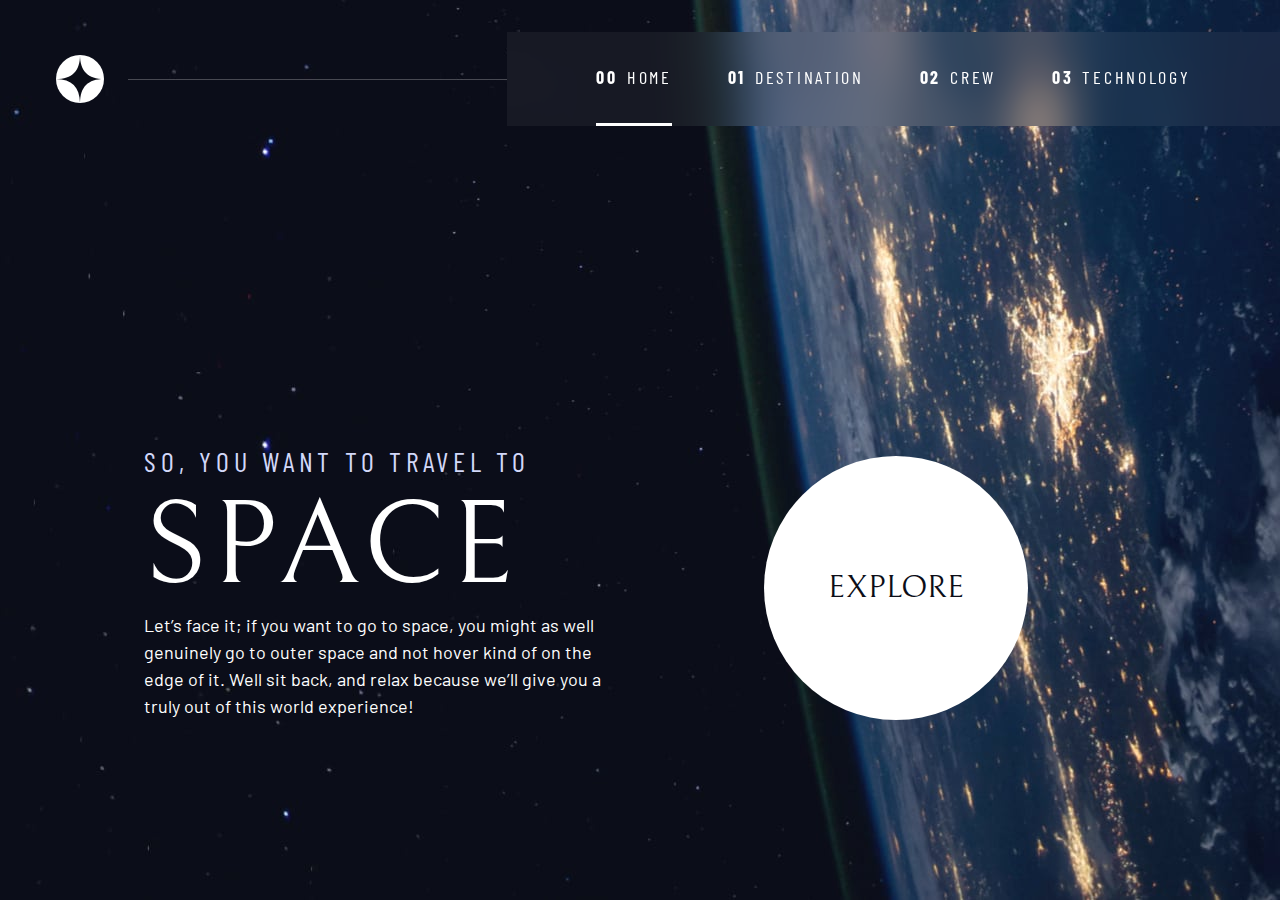
<file: index.html>
<!DOCTYPE html>
<html lang="en">
<head>
  <meta charset="UTF-8">
  <meta name="viewport" content="width=device-width, initial-scale=1.0">

  <link rel="icon" type="image/png" sizes="32x32" href="./assets/favicon-32x32.png">
  
  <title>Frontend Mentor | Space tourism website</title>

  <!-- Google Fonts -->
  <link rel="preconnect" href="https://fonts.googleapis.com">
  <link rel="preconnect" href="https://fonts.gstatic.com" crossorigin>
  <link href="https://fonts.googleapis.com/css2?family=Barlow+Condensed:wght@400;700&family=Bellefair&family=Barlow:wght@400;700&display=swap"
            rel="stylesheet">
  <!-- our custom css -->
  <link rel="stylesheet" href="index.css">
   <script src="index.js" defer></script>
</head>
<body class="home">
  <a class="skip-to-content" href="#main">Skip to content</a>
  <header class="primary-header flex">
    <div>
     <img src="./assets/shared/logo.svg" alt="space tourism logo" class="logo">
    </div>
    <button class="mobile-nav-toggle" aria-controls="primary-navigation"><span class="sr-only" aria-expanded="false">Menu</span></button>
    <nav>
      <ul id="primary-navigation" data-visible="false" class="primary-navigation underline-indicators flex">
        <li class="active"><a class="ff-sans-cond uppercase text-white letter-spacing-2" href="index.html"><span aria-hidden="true">00</span>Home</a>
        <li><a class="ff-sans-cond uppercase text-white letter-spacing-2" href="destination.html"><span aria-hidden="true">01</span>Destination</a>
        <li><a class="ff-sans-cond uppercase text-white letter-spacing-2" href="crew.html"><span aria-hidden="true">02</span>Crew</a>
        <li><a class="ff-sans-cond uppercase text-white letter-spacing-2" href="technology.html"><span aria-hidden="true">03</span>Technology</a>
      </ul>
    </nav>
  </header>
  
  <main id="main" class="grid-container grid-container--home">
    <div>
    <h1 class="text-accent fs-500 ff-sans-cond uppercase letter-spacing-1">So, you want to travel to
    <span class="d-block fs-900 ff-serif text-white">Space</span></h1>
    <p>
    Let’s face it; if you want to go to space, you might as well genuinely go to 
    outer space and not hover kind of on the edge of it. Well sit back, and relax 
    because we’ll give you a truly out of this world experience!</p>
    </div>
    <div>
    <a href="destination.html" class="large-button uppercase ff-serif text-dark bg-white">Explore
    </a>
  </div>
</main>

 
</body>
</html>
</file>
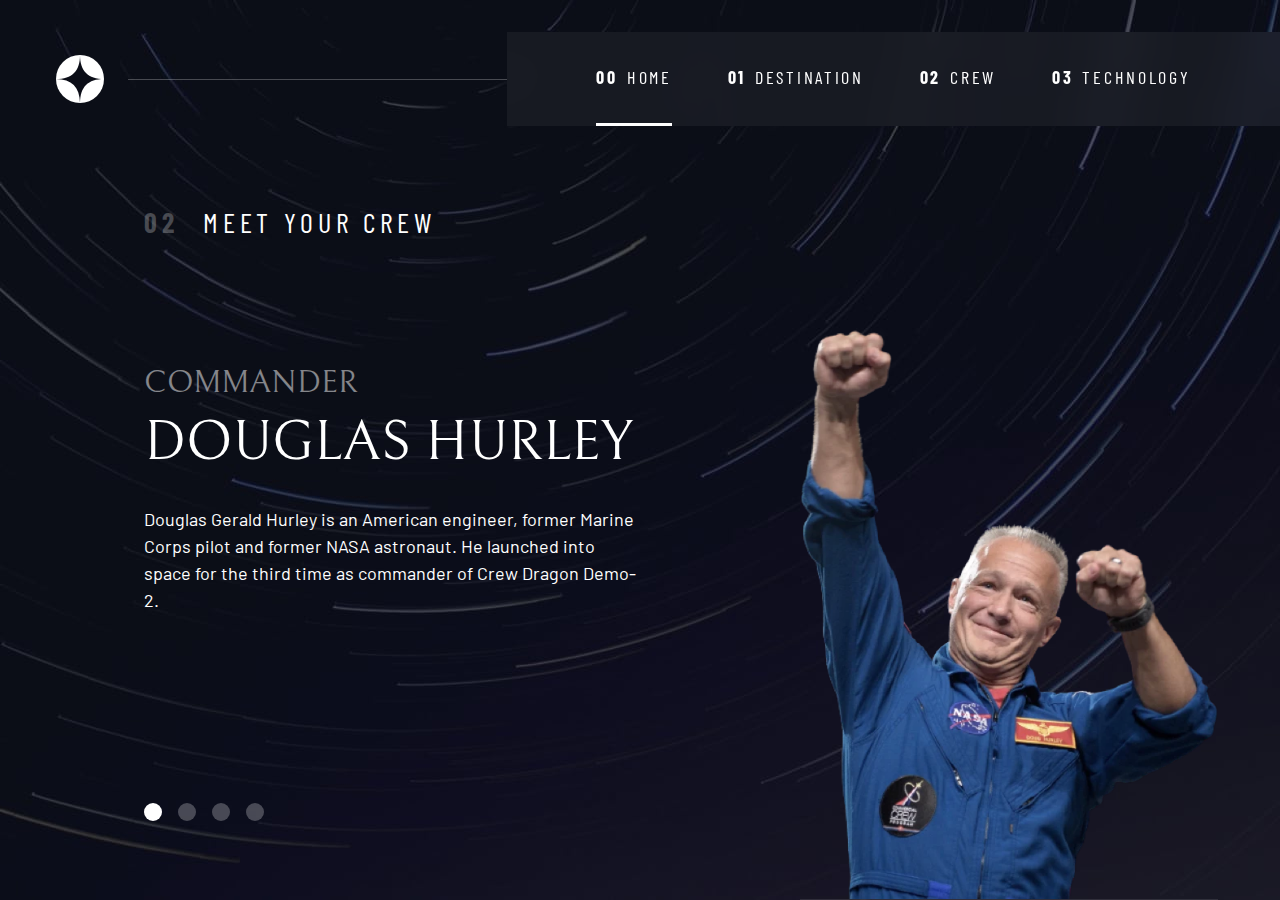
<file: crew-commander.html>
<!DOCTYPE html>
<html lang="en">
<head>
  <meta charset="UTF-8">
  <meta name="viewport" content="width=device-width, initial-scale=1.0">

  <link rel="icon" type="image/png" sizes="32x32" href="./assets/favicon-32x32.png">
  
  <title>Frontend Mentor | Space tourism website</title>

  <!-- Google Fonts -->
  <link rel="preconnect" href="https://fonts.googleapis.com">
  <link rel="preconnect" href="https://fonts.gstatic.com" crossorigin>
  <link href="https://fonts.googleapis.com/css2?family=Barlow+Condensed:wght@400;700&family=Bellefair&family=Barlow:wght@400;700&display=swap"
            rel="stylesheet">
  <!-- our custom css -->
  <link rel="stylesheet" href="index.css">
   <script src="index.js" defer></script>
</head>
<body class="crew">
  <a class="skip-to-content" href="#main">Skip to content</a>
  <header class="primary-header flex">
    <div>
      <img src="./assets/shared/logo.svg" alt="space tourism logo" class="logo">
    </div>
    <button class="mobile-nav-toggle" aria-controls="primary-navigation"><span class="sr-only" aria-expanded="false">Menu</span></button>
    <nav>
      <ul id="primary-navigation" data-visible="false" class="primary-navigation underline-indicators flex">
        <li class="active"><a class="ff-sans-cond uppercase text-white letter-spacing-2" href="index.html"><span aria-hidden="true">00</span>Home</a>
        <li><a class="ff-sans-cond uppercase text-white letter-spacing-2" href="destination.html"><span aria-hidden="true">01</span>Destination</a>
        <li><a class="ff-sans-cond uppercase text-white letter-spacing-2" href="crew.html"><span aria-hidden="true">02</span>Crew</a>
        <li><a class="ff-sans-cond uppercase text-white letter-spacing-2" href="technology.html"><span aria-hidden="true">03</span>Technology</a>
      </ul>
    </nav>
  </header>
  <main id="main" class="grid-container grid-container--crew flow">
    <h1 class="numbered-title"><span aria-hidden="true">02</span> Meet your crew</h1>
    <div class="dot-indicators flex">
      <button aria-selected="true" ><span class="sr-only">The commander</span></button>
      <button aria-selected="false" ><span class="sr-only">The mission specialist</span></button>
      <button aria-selected="false" ><span class="sr-only">The pilot</span></button>
      <button aria-selected="false" ><span class="sr-only">The crew engineer</span></button>
    </div>
    <article class="crew-details flow">
      <header class="flow flow--space-small" >
        <h2 class="fs-600 ff-serif uppercase">Commander</h2>
        <p class="fs-700 uppercase ff-serif">Douglas Hurley</p>
      </header>
      <p>Douglas Gerald Hurley is an American engineer, former Marine Corps pilot 
      and former NASA astronaut. He launched into space for the third time as 
      commander of Crew Dragon Demo-2.</p>
    </article>
    <picture>
      <source srcset="./assets/crew/image-douglas-hurley.webp"  type="image/webp">
      <img src="assets/crew/image-douglas-hurley.png" alt="Douglas Hurley">
    </picture>
</main>
</body>
</html>
</file>
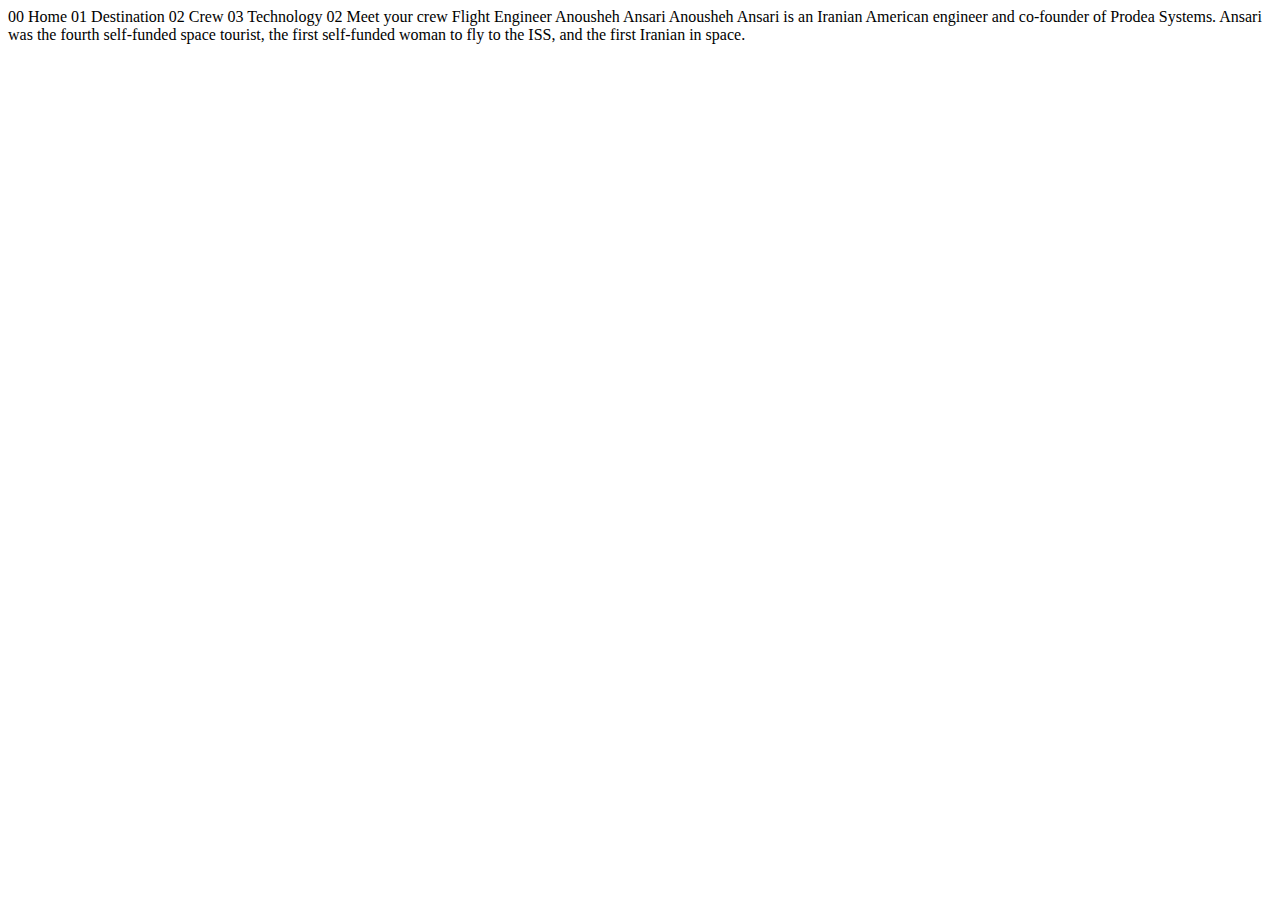
<file: crew-engineer.html>
<!DOCTYPE html>
<html lang="en">
<head>
  <meta charset="UTF-8">
  <meta name="viewport" content="width=device-width, initial-scale=1.0">

  <link rel="icon" type="image/png" sizes="32x32" href="./assets/favicon-32x32.png">
  
  <title>Frontend Mentor | Space tourism website</title>
</head>
<body>

  00 Home
  01 Destination
  02 Crew
  03 Technology

  02 Meet your crew

  Flight Engineer
  Anousheh Ansari

  Anousheh Ansari is an Iranian American engineer and co-founder of Prodea Systems. 
  Ansari was the fourth self-funded space tourist, the first self-funded woman to 
  fly to the ISS, and the first Iranian in space. 
</body>
</html>
</file>
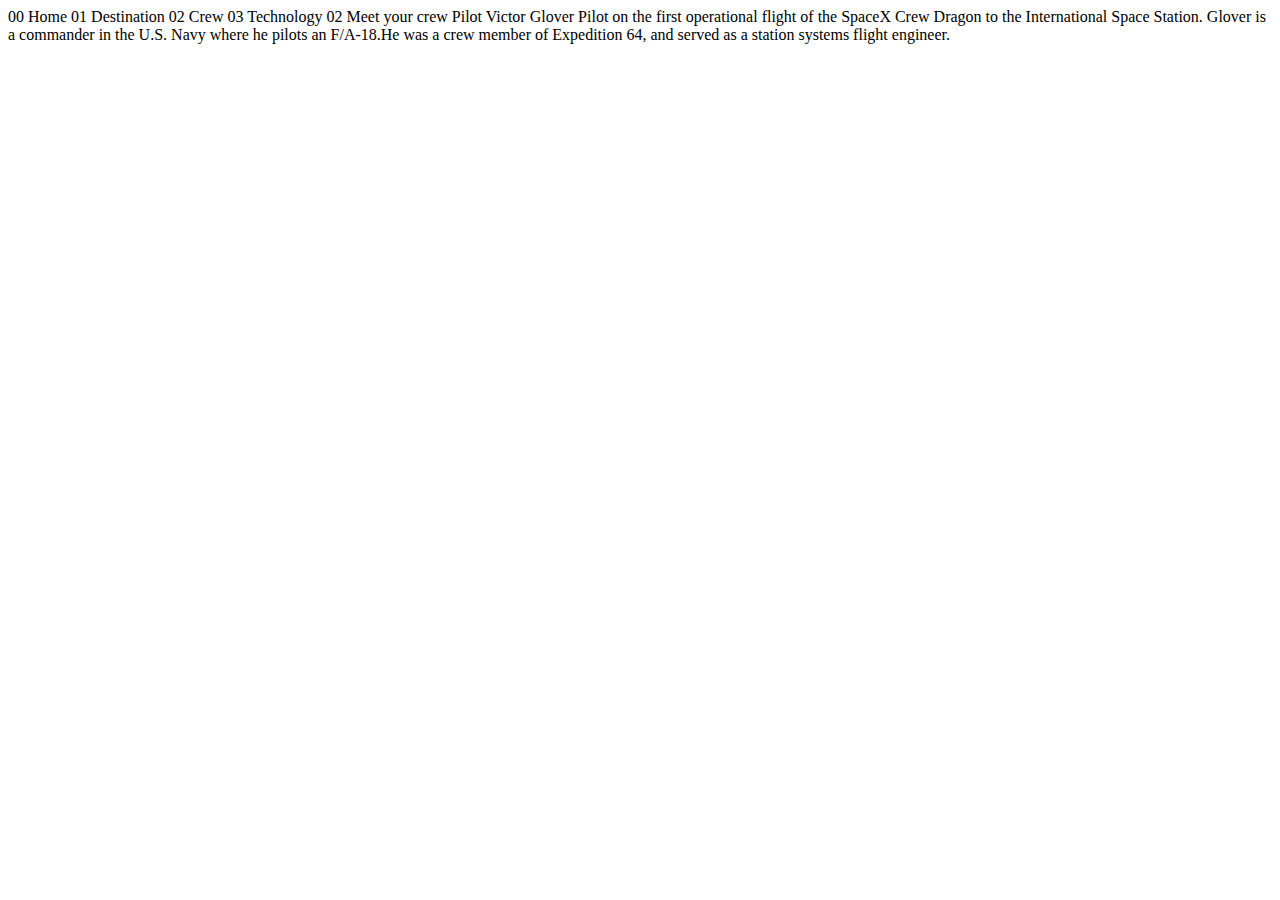
<file: crew-pilot.html>
<!DOCTYPE html>
<html lang="en">
<head>
  <meta charset="UTF-8">
  <meta name="viewport" content="width=device-width, initial-scale=1.0">

  <link rel="icon" type="image/png" sizes="32x32" href="./assets/favicon-32x32.png">
  
  <title>Frontend Mentor | Space tourism website</title>
</head>
<body>

  00 Home
  01 Destination
  02 Crew
  03 Technology

  02 Meet your crew

  Pilot
  Victor Glover

  Pilot on the first operational flight of the SpaceX Crew Dragon to the 
  International Space Station. Glover is a commander in the U.S. Navy where 
  he pilots an F/A-18.He was a crew member of Expedition 64, and served as a 
  station systems flight engineer. 
</body>
</html>
</file>
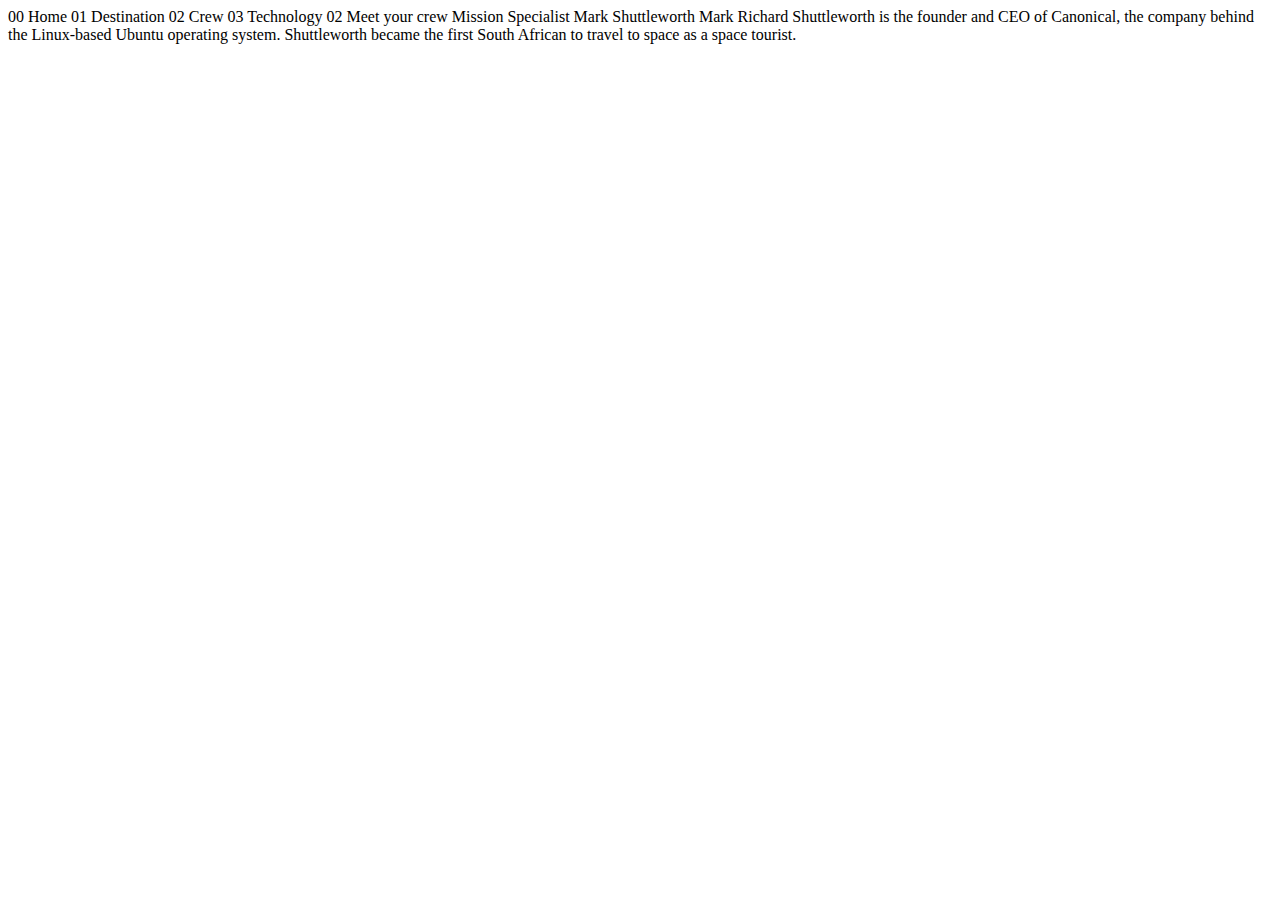
<file: crew-specialist.html>
<!DOCTYPE html>
<html lang="en">
<head>
  <meta charset="UTF-8">
  <meta name="viewport" content="width=device-width, initial-scale=1.0">

  <link rel="icon" type="image/png" sizes="32x32" href="./assets/favicon-32x32.png">
  
  <title>Frontend Mentor | Space tourism website</title>
</head>
<body>

  00 Home
  01 Destination
  02 Crew
  03 Technology

  02 Meet your crew

  Mission Specialist
  Mark Shuttleworth

  Mark Richard Shuttleworth is the founder and CEO of Canonical, the company behind 
  the Linux-based Ubuntu operating system. Shuttleworth became the first South 
  African to travel to space as a space tourist.
</body>
</html>
</file>
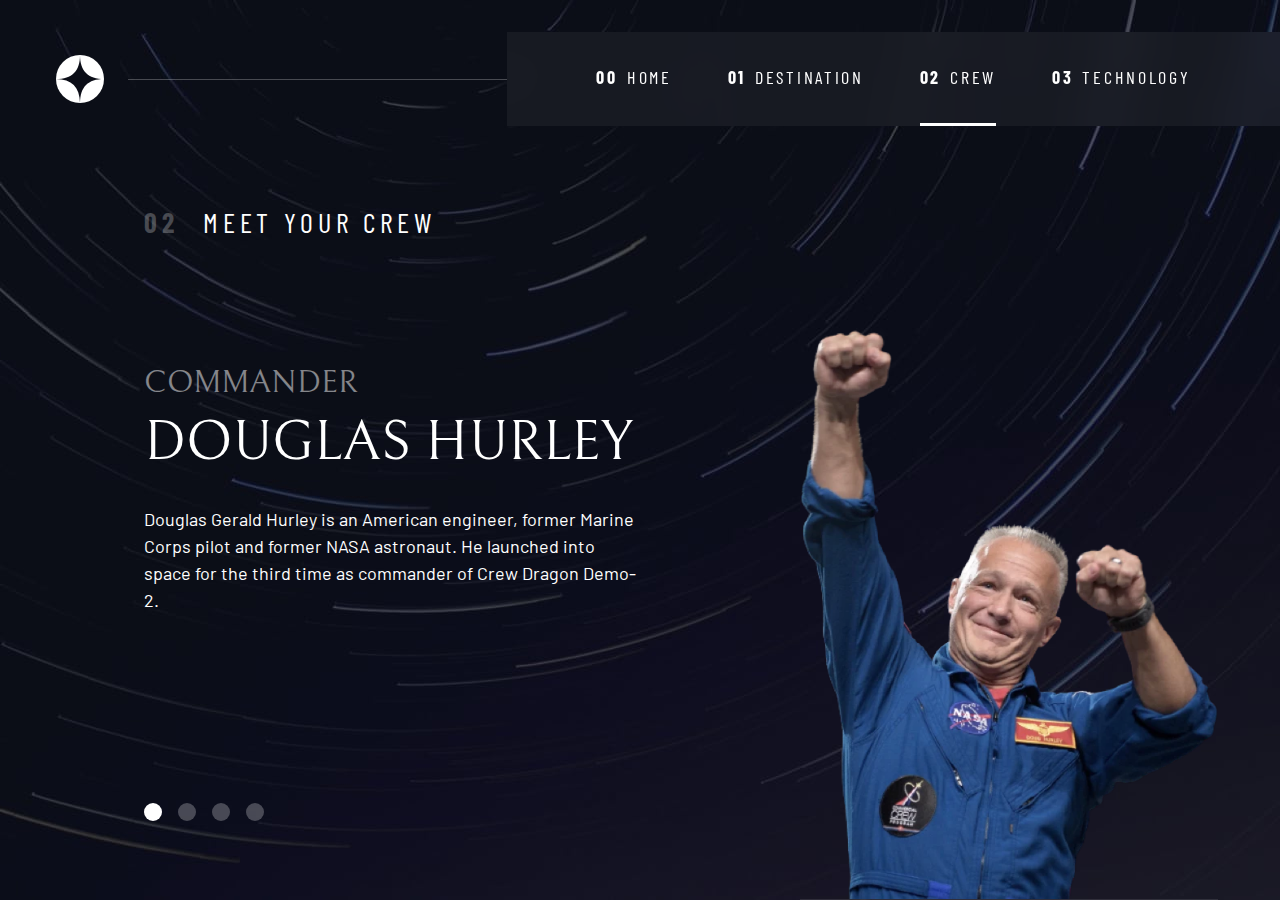
<file: crew.html>
<!DOCTYPE html>
<html lang="en">
<head>
  <meta charset="UTF-8">
  <meta name="viewport" content="width=device-width, initial-scale=1.0">

  <link rel="icon" type="image/png" sizes="32x32" href="./assets/favicon-32x32.png">
  
  <title>Frontend Mentor | Space tourism website</title>

  <!-- Google Fonts -->
  <link rel="preconnect" href="https://fonts.googleapis.com">
  <link rel="preconnect" href="https://fonts.gstatic.com" crossorigin>
  <link href="https://fonts.googleapis.com/css2?family=Barlow+Condensed:wght@400;700&family=Bellefair&family=Barlow:wght@400;700&display=swap"
            rel="stylesheet">
  <!-- our custom css -->
  <link rel="stylesheet" href="index.css">
   <script src="index.js" defer></script>
   <script src="crew.js" defer></script>
</head>
<body class="crew">
  <a class="skip-to-content" href="#main">Skip to content</a>
  <header class="primary-header flex">
    <div>
      <img src="./assets/shared/logo.svg" alt="space tourism logo" class="logo">
    </div>
    <button class="mobile-nav-toggle" aria-controls="primary-navigation"><span class="sr-only" aria-expanded="false">Menu</span></button>
    <nav>
      <ul id="primary-navigation" data-visible="false" class="primary-navigation underline-indicators flex">
        <li><a class="ff-sans-cond uppercase text-white letter-spacing-2" href="index.html"><span aria-hidden="true">00</span>Home</a>
        <li><a class="ff-sans-cond uppercase text-white letter-spacing-2" href="destination.html"><span aria-hidden="true">01</span>Destination</a>
        <li class="active"><a class="ff-sans-cond uppercase text-white letter-spacing-2" href="crew.html"><span aria-hidden="true">02</span>Crew</a>
        <li><a class="ff-sans-cond uppercase text-white letter-spacing-2" href="technology.html"><span aria-hidden="true">03</span>Technology</a>
      </ul>
    </nav>
  </header>
  <main id="main" class="grid-container grid-container--crew flow">
    <h1 class="numbered-title"><span aria-hidden="true">02</span> Meet your crew</h1>
    <div class="dot-indicators flex" role="dotlist" aria-label="crew list">
      <button aria-selected="true" role="dot" aria-controls="commander-dot" dotindex="0" data-image="commander" ><span class="sr-only">The commander</span></button>
      <button aria-selected="false" role="dot" aria-controls="specialist-dot" dotindex="-1" data-image="specialist"><span class="sr-only">The mission specialist</span></button>
      <button aria-selected="false" role="dot" aria-controls="pilot-dot" dotindex="-1" data-image="pilot"><span class="sr-only">The pilot</span></button>
      <button aria-selected="false" role="dot" aria-controls="engineer-dot" dotindex="0" data-image="engineer"><span class="sr-only">The crew engineer</span></button>
    </div>
    <!-- commander -->
    <article class="crew-details flow" id="commander-dot" tabindex="0" role="dotpanel">
      <header class="flow flow--space-small" >
        <h2 class="fs-600 ff-serif uppercase">Commander</h2>
        <p class="fs-700 uppercase ff-serif">Douglas Hurley</p>
      </header>
      <p>Douglas Gerald Hurley is an American engineer, former Marine Corps pilot 
      and former NASA astronaut. He launched into space for the third time as 
      commander of Crew Dragon Demo-2.</p>
    </article>

    <!-- mission specialist -->

<article hidden class="crew-details flow" id="specialist-dot" tabindex="0" role="dotpanel">
      <header class="flow flow--space-small" >
        <h2 class="fs-600 ff-serif uppercase">Mission Specialist</h2>
        <p class="fs-700 uppercase ff-serif">Mark Shuttleworth</p>
      </header>
      <p>Mark Richard Shuttleworth is the founder and CEO of Canonical, the company behind 
  the Linux-based Ubuntu operating system. Shuttleworth became the first South 
  African to travel to space as a space tourist.</p>
    </article>

    <!-- pilot -->

<article hidden class="crew-details flow" id="pilot-dot" tabindex="0" role="dotpanel">
      <header class="flow flow--space-small" >
        <h2 class="fs-600 ff-serif uppercase">Pilot</h2>
        <p class="fs-700 uppercase ff-serif">Victor Glover</p>
      </header>
      <p>Pilot on the first operational flight of the SpaceX Crew Dragon to the 
  International Space Station. Glover is a commander in the U.S. Navy where 
  he pilots an F/A-18.He was a crew member of Expedition 64, and served as a 
  station systems flight engineer.</p>
    </article>

    <!-- crew engineer -->

<article hidden class="crew-details flow" id="engineer-dot" tabindex="0" role="dotpanel">
      <header class="flow flow--space-small" >
        <h2 class="fs-600 ff-serif uppercase">Flight Engineer</h2>
        <p class="fs-700 uppercase ff-serif">Anousheh Ansari</p>
      </header>
      <p>Anousheh Ansari is an Iranian American engineer and co-founder of Prodea Systems. 
  Ansari was the fourth self-funded space tourist, the first self-funded woman to 
  fly to the ISS, and the first Iranian in space. </p>
    </article>

    <!-- commander -->
    <picture id="commander">
      <source srcset="./assets/crew/image-douglas-hurley.webp"  type="image/webp">
      <img src="assets/crew/image-douglas-hurley.png" alt="Douglas Hurley">
    </picture>

    <!-- crew-pilot -->

    <picture hidden id="pilot">
      <source srcset="./assets/crew/image-victor-glover.webp"  type="image/webp">
      <img src="assets/crew/image-victor-glover.png" alt="Victor Glover">
    </picture>

    <!-- crew-specialist -->

    <picture hidden id="specialist">
      <source srcset="./assets/crew/image-mark-shuttleworth.webp"  type="image/webp">
      <img src="assets/crew/image-mark-shuttleworth.png" alt="Mark Shuttleworth">
    </picture>
    <!-- crew engineer -->
    <picture hidden id="engineer">
      <source srcset="./assets/crew/image-anousheh-ansari.webp"  type="image/webp">
      <img src="assets/crew/image-anousheh-ansari.png" alt="Anousheh Ansari">
    </picture>
</main>
</body>
</html>
</file>
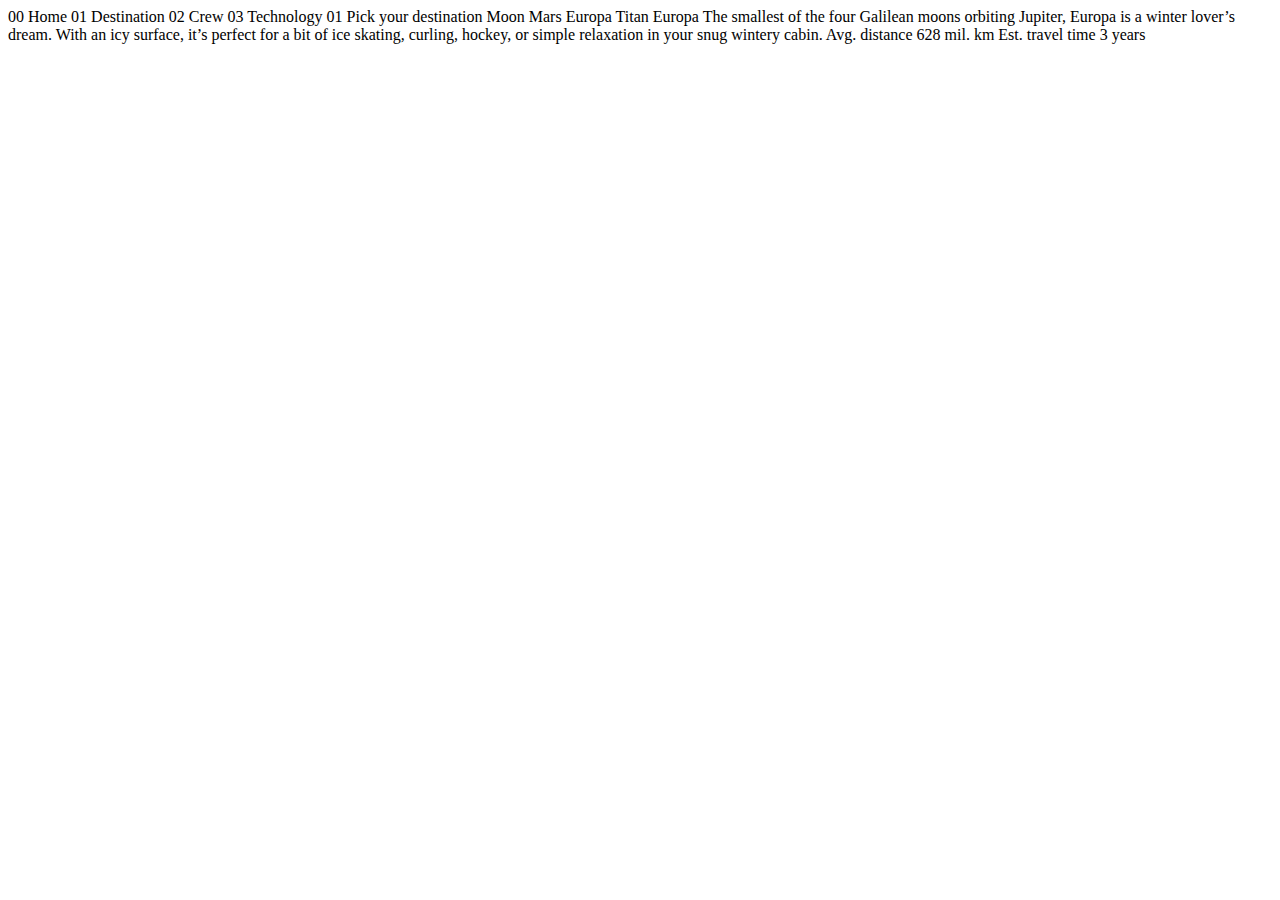
<file: destination-europa.html>
<!DOCTYPE html>
<html lang="en">
<head>
  <meta charset="UTF-8">
  <meta name="viewport" content="width=device-width, initial-scale=1.0">

  <link rel="icon" type="image/png" sizes="32x32" href="./assets/favicon-32x32.png">
  
  <title>Frontend Mentor | Space tourism website</title>
</head>
<body>

  00 Home
  01 Destination
  02 Crew
  03 Technology

  01 Pick your destination

  Moon
  Mars
  Europa
  Titan

  Europa

  The smallest of the four Galilean moons orbiting Jupiter, Europa is a 
  winter lover’s dream. With an icy surface, it’s perfect for a bit of 
  ice skating, curling, hockey, or simple relaxation in your snug 
  wintery cabin.

  Avg. distance
  628 mil. km

  Est. travel time
  3 years
</body>
</html>
</file>
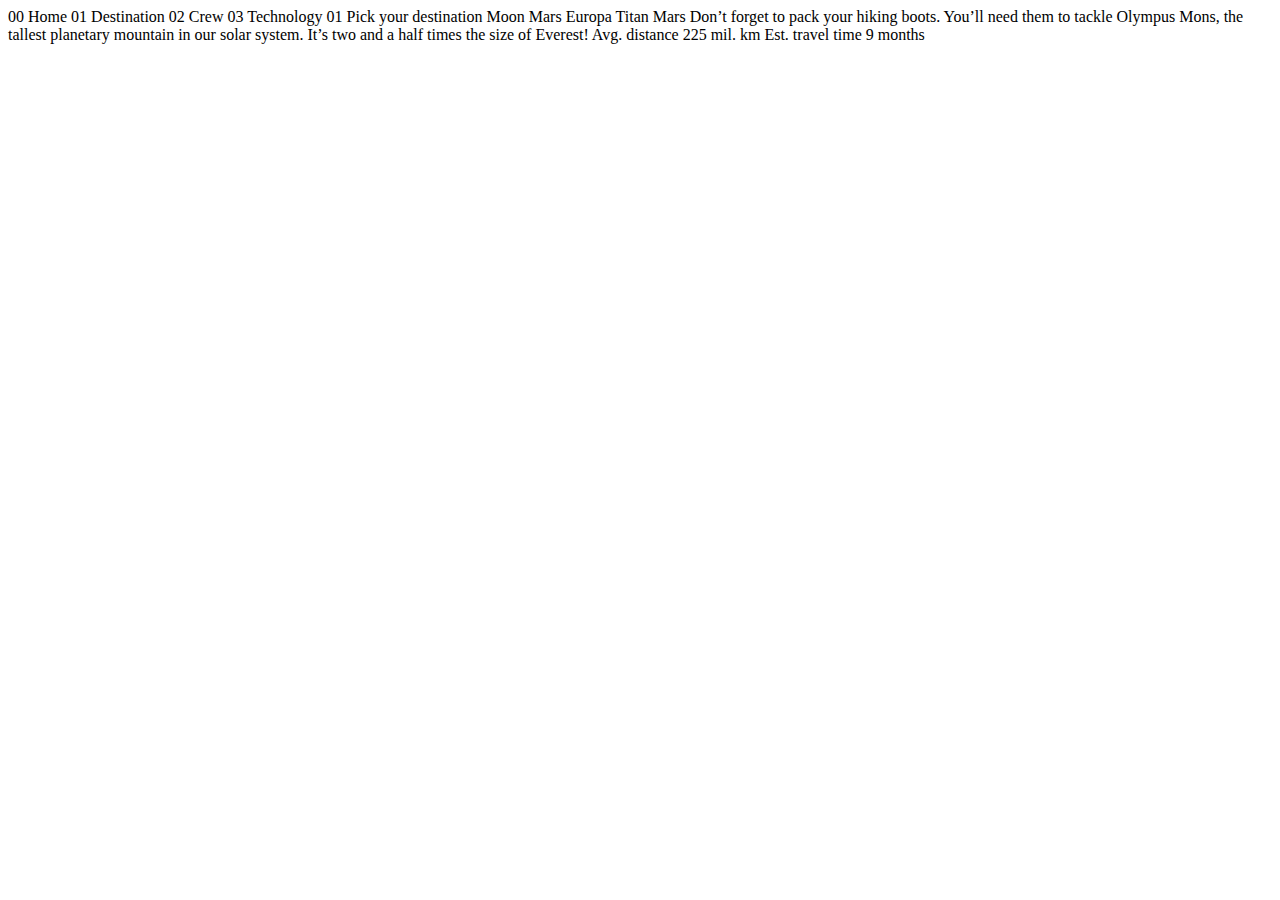
<file: destination-mars.html>
<!DOCTYPE html>
<html lang="en">
<head>
  <meta charset="UTF-8">
  <meta name="viewport" content="width=device-width, initial-scale=1.0">

  <link rel="icon" type="image/png" sizes="32x32" href="./assets/favicon-32x32.png">
  
  <title>Frontend Mentor | Space tourism website</title>
</head>
<body>

  00 Home
  01 Destination
  02 Crew
  03 Technology

  01 Pick your destination

  Moon
  Mars
  Europa
  Titan

  Mars

  Don’t forget to pack your hiking boots. You’ll need them to tackle Olympus Mons, 
  the tallest planetary mountain in our solar system. It’s two and a half times 
  the size of Everest!

  Avg. distance
  225 mil. km

  Est. travel time
  9 months
</body>
</html>
</file>
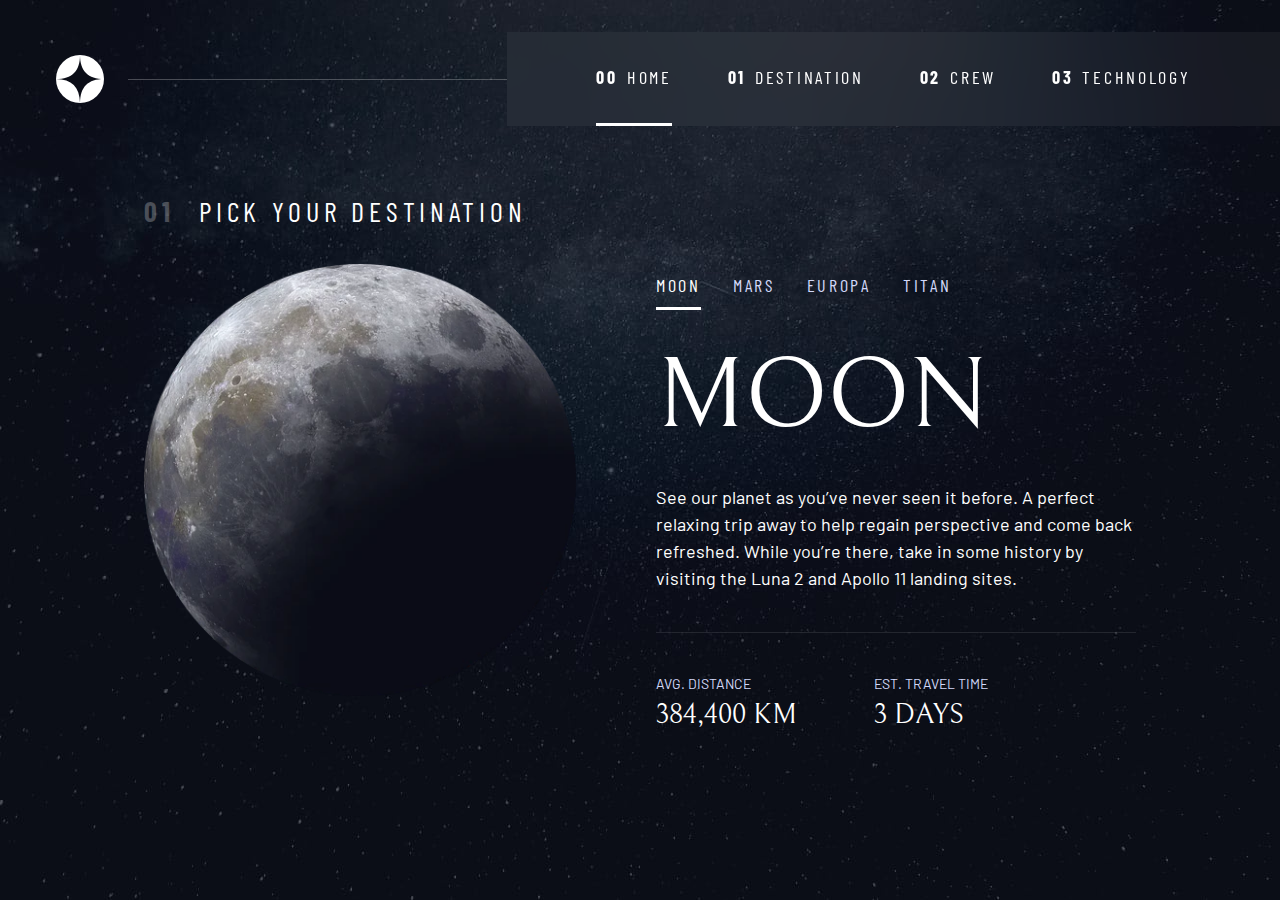
<file: destination-moon.html>
<!DOCTYPE html>
<html lang="en">
<head>
  <meta charset="UTF-8">
  <meta name="viewport" content="width=device-width, initial-scale=1.0">

  <link rel="icon" type="image/png" sizes="32x32" href="./assets/favicon-32x32.png">
  
  <title>Frontend Mentor | Space tourism website</title>

  <!-- Google Fonts -->
  <link rel="preconnect" href="https://fonts.googleapis.com">
  <link rel="preconnect" href="https://fonts.gstatic.com" crossorigin>
  <link href="https://fonts.googleapis.com/css2?family=Barlow+Condensed:wght@400;700&family=Bellefair&family=Barlow:wght@400;700&display=swap"
            rel="stylesheet">
  <!-- our custom css -->
  <link rel="stylesheet" href="index.css">
   <script src="index.js" defer></script>
</head>
<body class="destination">
  <a class="skip-to-content" href="#main">Skip to content</a>
  <header class="primary-header flex">
    <div>
      <img src="./assets/shared/logo.svg" alt="space tourism logo" class="logo">
    </div>
    <button class="mobile-nav-toggle" aria-controls="primary-navigation"><span class="sr-only" aria-expanded="false">Menu</span></button>
    <nav>
      <ul id="primary-navigation" data-visible="false" class="primary-navigation underline-indicators flex">
        <li class="active"><a class="ff-sans-cond uppercase text-white letter-spacing-2" href="index.html"><span aria-hidden="true">00</span>Home</a>
        <li><a class="ff-sans-cond uppercase text-white letter-spacing-2" href="destination.html"><span aria-hidden="true">01</span>Destination</a>
        <li><a class="ff-sans-cond uppercase text-white letter-spacing-2" href="crew.html"><span aria-hidden="true">02</span>Crew</a>
        <li><a class="ff-sans-cond uppercase text-white letter-spacing-2" href="technology.html"><span aria-hidden="true">03</span>Technology</a>
      </ul>
    </nav>
  </header>

  <main id="main" class="grid-container grid-container--destination flow">
    <h1 class="numbered-title"><span aria-hidden="true">01</span> Pick your destination</h1>

    <picture>
      <source srcset="./assets/destination/image-moon.webp"  type="image/webp">
    <img src="./assets/destination/image-moon.png" alt="the moon">
    </picture>
    <picture hidden>
      <source srcset="./assets/destination/image-mars.webp"  type="image/webp">
    <img src="./assets/destination/image-mars.png" alt="the planet mars">
    </picture>
    <picture hidden>
      <source srcset="./assets/destination/image-europa.webp"  type="image/webp">
    <img src="./assets/destination/image-europa.png" alt="the planet europa">
    </picture>
    <picture hidden>
      <source srcset="./assets/destination/image-titan.webp"  type="image/webp">
    <img src="./assets/destination/image-titan.png" alt="the planet titan">
    </picture>


    <div class="tab-list underline-indicators flex">
        <button aria-selected="true" class="uppercase ff-sans-cond text-accent bg-dark letter-spacing-2">Moon</button>
        <button aria-selected="false" class="uppercase ff-sans-cond text-accent bg-dark letter-spacing-2">Mars</button>
        <button aria-selected="false" class="uppercase ff-sans-cond text-accent bg-dark letter-spacing-2">Europa</button>
        <button aria-selected="false" class="uppercase ff-sans-cond text-accent bg-dark letter-spacing-2">Titan</button>
    </div>

    <!-- Moon -->
    
    <article class="destination-info flow">
      <h2 class="fs-800 uppercase ff-serif">Moon</h2>

      <p>See our planet as you’ve never seen it before. A perfect relaxing trip away to help 
      regain perspective and come back refreshed. While you’re there, take in some history 
      by visiting the Luna 2 and Apollo 11 landing sites.</p>
      
      <div class="destination-meta flex">
        <div>
          <h3 class="text-accent fs-200 uppercase">Avg. distance</h3>
          <p class="ff-serif uppercase">384,400 km</p>
        </div>
        <div>
          <h3 class="text-accent fs-200 uppercase">Est. travel time</h3>
          <p class="ff-serif uppercase">3 days</p>
        </div>
      </div>
    </article>

    <!-- Mars -->

    <article hidden class="destination-info flow">
      <h2 class="fs-800 uppercase ff-serif">Mars</h2>

      <p>Don’t forget to pack your hiking boots. You’ll need them to tackle Olympus Mons, 
  the tallest planetary mountain in our solar system. It’s two and a half times 
  the size of Everest!</p>
      
      <div class="destination-meta flex">
        <div>
          <h3 class="text-accent fs-200 uppercase">Avg. distance</h3>
          <p class="ff-serif uppercase">225 mil. km</p>
        </div>
        <div>
          <h3 class="text-accent fs-200 uppercase">Est. travel time</h3>
          <p class="ff-serif uppercase"> 9 months</p>
        </div>
      </div>
    </article>

    <!-- Europa -->

    <article hidden class="destination-info flow">
      <h2 class="fs-800 uppercase ff-serif">Europa</h2>

      <p>The smallest of the four Galilean moons orbiting Jupiter, Europa is a 
  winter lover’s dream. With an icy surface, it’s perfect for a bit of 
  ice skating, curling, hockey, or simple relaxation in your snug 
  wintery cabin.</p>
      
      <div class="destination-meta flex">
        <div>
          <h3 class="text-accent fs-200 uppercase">Avg. distance</h3>
          <p class="ff-serif uppercase">628 mil. km</p>
        </div>
        <div>
          <h3 class="text-accent fs-200 uppercase">Est. travel time</h3>
          <p class="ff-serif uppercase">3 years</p>
        </div>
      </div>
    </article>

    <!-- Titan -->

    <article hidden class="destination-info flow">
      <h2 class="fs-800 uppercase ff-serif">Titan</h2>

      <p>The only moon known to have a dense atmosphere other than Earth, Titan 
  is a home away from home (just a few hundred degrees colder!). As a 
  bonus, you get striking views of the Rings of Saturn.</p>
      
      <div class="destination-meta flex">
        <div>
          <h3 class="text-accent fs-200 uppercase">Avg. distance</h3>
          <p class="ff-serif uppercase">1.6 bil. km</p>
        </div>
        <div>
          <h3 class="text-accent fs-200 uppercase">Est. travel time</h3>
          <p class="ff-serif uppercase">7 years</p>
        </div>
      </div>
    </article>

  </main>
</body>
</html>
</file>
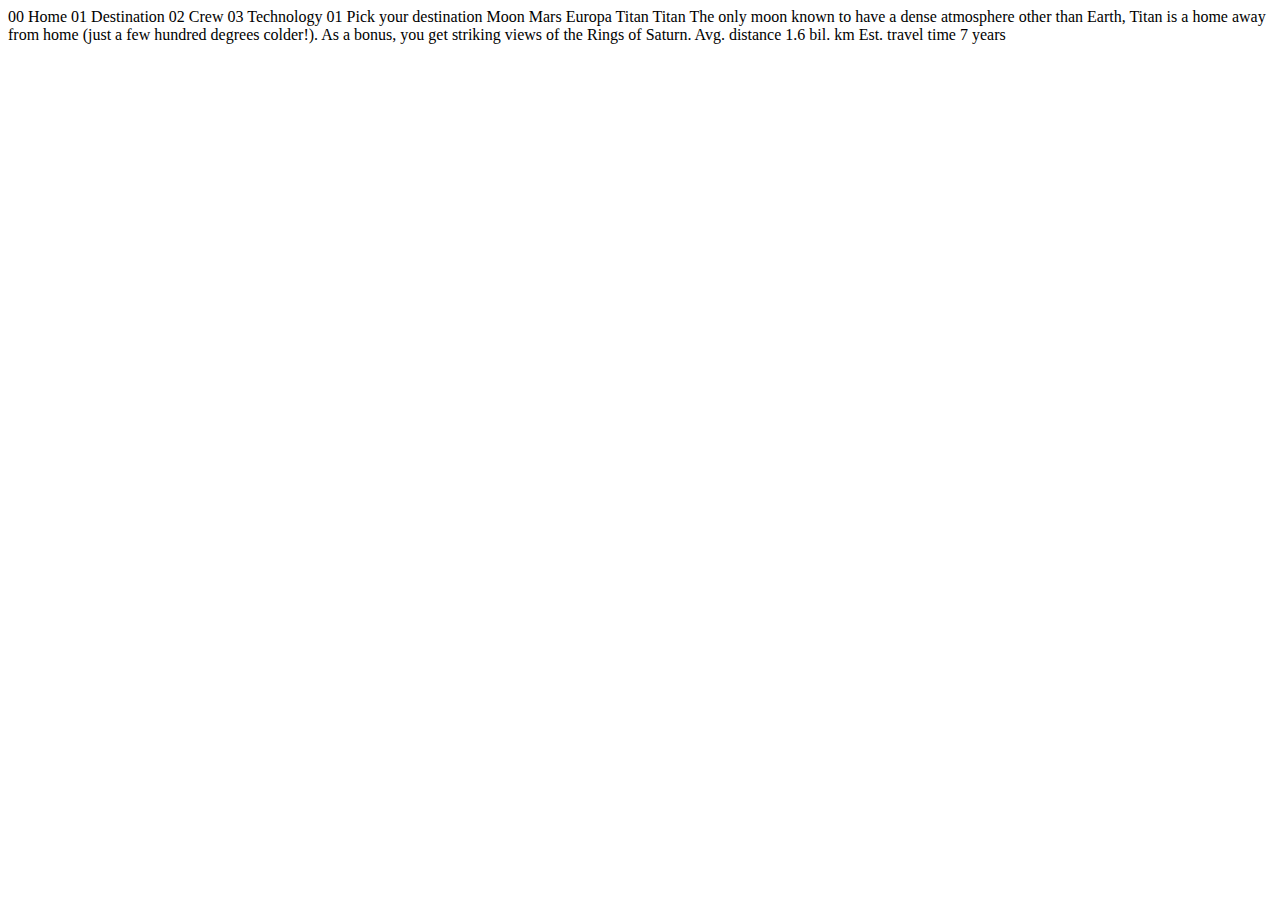
<file: destination-titan.html>
<!DOCTYPE html>
<html lang="en">
<head>
  <meta charset="UTF-8">
  <meta name="viewport" content="width=device-width, initial-scale=1.0">

  <link rel="icon" type="image/png" sizes="32x32" href="./assets/favicon-32x32.png">
  
  <title>Frontend Mentor | Space tourism website</title>
</head>
<body>

  00 Home
  01 Destination
  02 Crew
  03 Technology

  01 Pick your destination

  Moon
  Mars
  Europa
  Titan

  Titan

  The only moon known to have a dense atmosphere other than Earth, Titan 
  is a home away from home (just a few hundred degrees colder!). As a 
  bonus, you get striking views of the Rings of Saturn.

  Avg. distance
  1.6 bil. km

  Est. travel time
  7 years
</body>
</html>
</file>
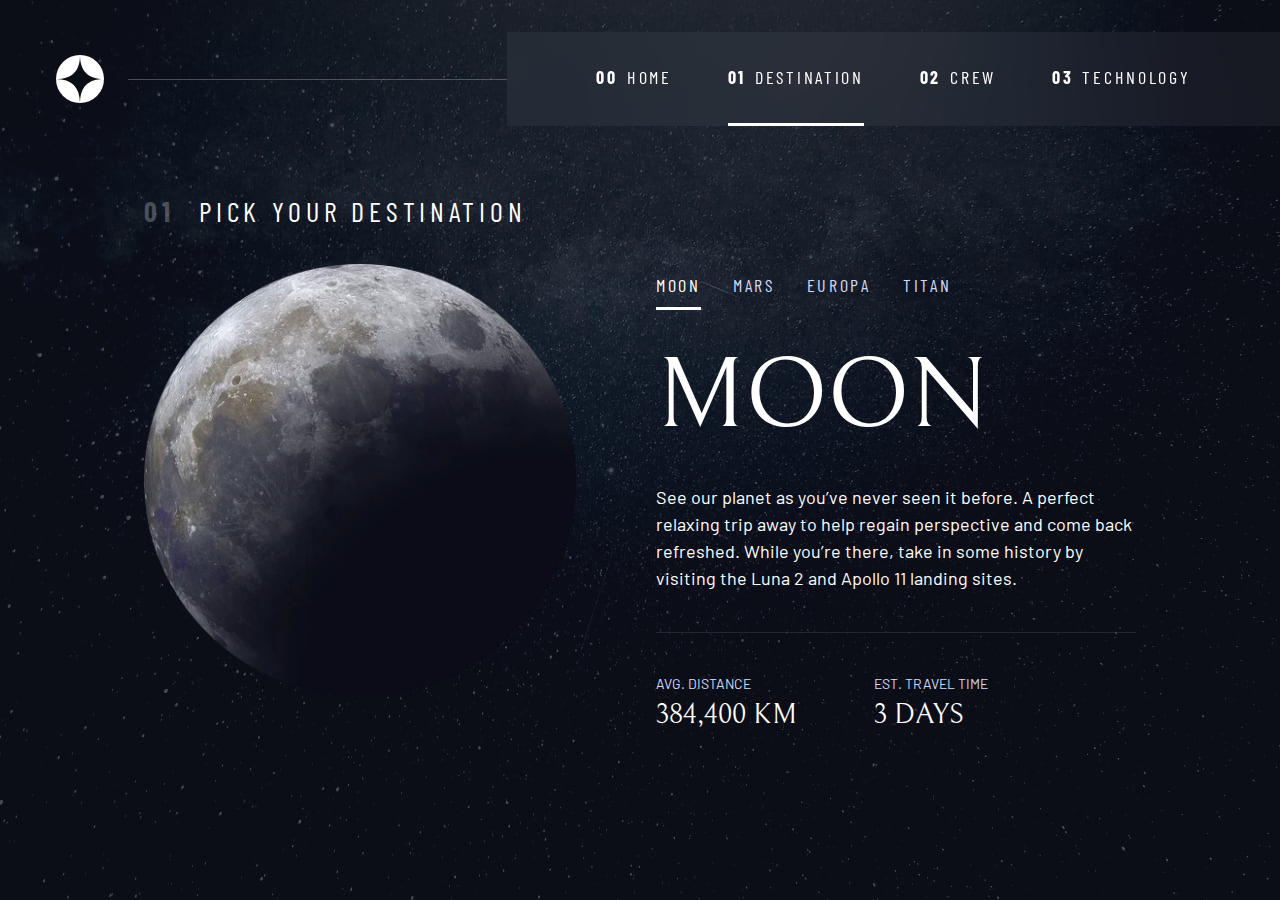
<file: destination.html>
<!DOCTYPE html>
<html lang="en">
<head>
  <meta charset="UTF-8">
  <meta name="viewport" content="width=device-width, initial-scale=1.0">

  <link rel="icon" type="image/png" sizes="32x32" href="./assets/favicon-32x32.png">
  
  <title>Frontend Mentor | Space tourism website</title>

  <!-- Google Fonts -->
  <link rel="preconnect" href="https://fonts.googleapis.com">
  <link rel="preconnect" href="https://fonts.gstatic.com" crossorigin>
  <link href="https://fonts.googleapis.com/css2?family=Barlow+Condensed:wght@400;700&family=Bellefair&family=Barlow:wght@400;700&display=swap"
            rel="stylesheet">
  <!-- our custom css -->
  <link rel="stylesheet" href="index.css">
   <script src="index.js" defer></script>
   <script src="tabs.js" defer></script>
</head>
<body class="destination">
  <a class="skip-to-content" href="#main">Skip to content</a>
  <header class="primary-header flex">
    <div>
      <img src="./assets/shared/logo.svg" alt="space tourism logo" class="logo">
    </div>
    <button class="mobile-nav-toggle" aria-controls="primary-navigation"><span class="sr-only" aria-expanded="false">Menu</span></button>
    <nav>
      <ul id="primary-navigation" data-visible="false" class="primary-navigation underline-indicators flex">
        <li><a class="ff-sans-cond uppercase text-white letter-spacing-2" href="index.html"><span aria-hidden="true">00</span>Home</a>
        <li class="active"><a class="ff-sans-cond uppercase text-white letter-spacing-2" href="destination.html"><span aria-hidden="true">01</span>Destination</a>
        <li><a class="ff-sans-cond uppercase text-white letter-spacing-2" href="crew.html"><span aria-hidden="true">02</span>Crew</a>
        <li><a class="ff-sans-cond uppercase text-white letter-spacing-2" href="technology.html"><span aria-hidden="true">03</span>Technology</a>
      </ul>
    </nav>
  </header>

  <main id="main" class="grid-container grid-container--destination flow">
    <h1 class="numbered-title"><span aria-hidden="true">01</span> Pick your destination</h1>

    <picture id="moon-image">
      <source srcset="./assets/destination/image-moon.webp"  type="image/webp">
    <img src="./assets/destination/image-moon.png" alt="the moon">
    </picture>
    <picture hidden id="mars-image">
      <source srcset="./assets/destination/image-mars.webp"  type="image/webp">
    <img src="./assets/destination/image-mars.png" alt="the planet mars">
    </picture>
    <picture hidden id="europa-image">
      <source srcset="./assets/destination/image-europa.webp"  type="image/webp">
    <img src="./assets/destination/image-europa.png" alt="the planet europa">
    </picture>
    <picture hidden id="titan-image">
      <source srcset="./assets/destination/image-titan.webp"  type="image/webp">
    <img src="./assets/destination/image-titan.png" alt="the planet titan">
    </picture>


    <div class="tab-list underline-indicators flex" role="tablist" aria-label="destination list">
        <button aria-selected="true" role="tab" aria-controls="moon-tab" class="uppercase ff-sans-cond text-accent bg-dark letter-spacing-2" tabindex="0" data-image="moon-image">Moon</button>
        <button aria-selected="false" role="tab" aria-controls="mars-tab"class="uppercase ff-sans-cond text-accent bg-dark letter-spacing-2" tabindex="-1" data-image="mars-image">Mars</button>
        <button aria-selected="false" role="tab" aria-controls="europa-tab" class="uppercase ff-sans-cond text-accent bg-dark letter-spacing-2" tabindex="-1" data-image="europa-image">Europa</button>
        <button aria-selected="false" role="tab" aria-controls="titan-tab" class="uppercase ff-sans-cond text-accent bg-dark letter-spacing-2" tabindex="-1" data-image="titan-image">Titan</button>
    </div>

    <!-- Moon -->
    
    <article class="destination-info flow" id="moon-tab" tabindex="0" role="tabpanel">
      <h2 class="fs-800 uppercase ff-serif">Moon</h2>

      <p>See our planet as you’ve never seen it before. A perfect relaxing trip away to help 
      regain perspective and come back refreshed. While you’re there, take in some history 
      by visiting the Luna 2 and Apollo 11 landing sites.</p>
      
      <div class="destination-meta flex">
        <div>
          <h3 class="text-accent fs-200 uppercase">Avg. distance</h3>
          <p class="ff-serif uppercase">384,400 km</p>
        </div>
        <div>
          <h3 class="text-accent fs-200 uppercase">Est. travel time</h3>
          <p class="ff-serif uppercase">3 days</p>
        </div>
      </div>
    </article>

    <!-- Mars -->

    <article hidden class="destination-info flow" id="mars-tab" tabindex="0" role="tabpanel">
      <h2 class="fs-800 uppercase ff-serif">Mars</h2>

      <p>Don’t forget to pack your hiking boots. You’ll need them to tackle Olympus Mons, 
  the tallest planetary mountain in our solar system. It’s two and a half times 
  the size of Everest!</p>
      
      <div class="destination-meta flex">
        <div>
          <h3 class="text-accent fs-200 uppercase">Avg. distance</h3>
          <p class="ff-serif uppercase">225 mil. km</p>
        </div>
        <div>
          <h3 class="text-accent fs-200 uppercase">Est. travel time</h3>
          <p class="ff-serif uppercase"> 9 months</p>
        </div>
      </div>
    </article>

    <!-- Europa -->

    <article hidden class="destination-info flow" id="europa-tab" tabindex="0" role="tabpanel">
      <h2 class="fs-800 uppercase ff-serif">Europa</h2>

      <p>The smallest of the four Galilean moons orbiting Jupiter, Europa is a 
  winter lover’s dream. With an icy surface, it’s perfect for a bit of 
  ice skating, curling, hockey, or simple relaxation in your snug 
  wintery cabin.</p>
      
      <div class="destination-meta flex">
        <div>
          <h3 class="text-accent fs-200 uppercase">Avg. distance</h3>
          <p class="ff-serif uppercase">628 mil. km</p>
        </div>
        <div>
          <h3 class="text-accent fs-200 uppercase">Est. travel time</h3>
          <p class="ff-serif uppercase">3 years</p>
        </div>
      </div>
    </article>

    <!-- Titan -->

    <article hidden class="destination-info flow" id="titan-tab" tabindex="0" role="tabpanel">
      <h2 class="fs-800 uppercase ff-serif">Titan</h2>

      <p>The only moon known to have a dense atmosphere other than Earth, Titan 
  is a home away from home (just a few hundred degrees colder!). As a 
  bonus, you get striking views of the Rings of Saturn.</p>
      
      <div class="destination-meta flex">
        <div>
          <h3 class="text-accent fs-200 uppercase">Avg. distance</h3>
          <p class="ff-serif uppercase">1.6 bil. km</p>
        </div>
        <div>
          <h3 class="text-accent fs-200 uppercase">Est. travel time</h3>
          <p class="ff-serif uppercase">7 years</p>
        </div>
      </div>
    </article>

  </main>
</body>
</html>
</file>
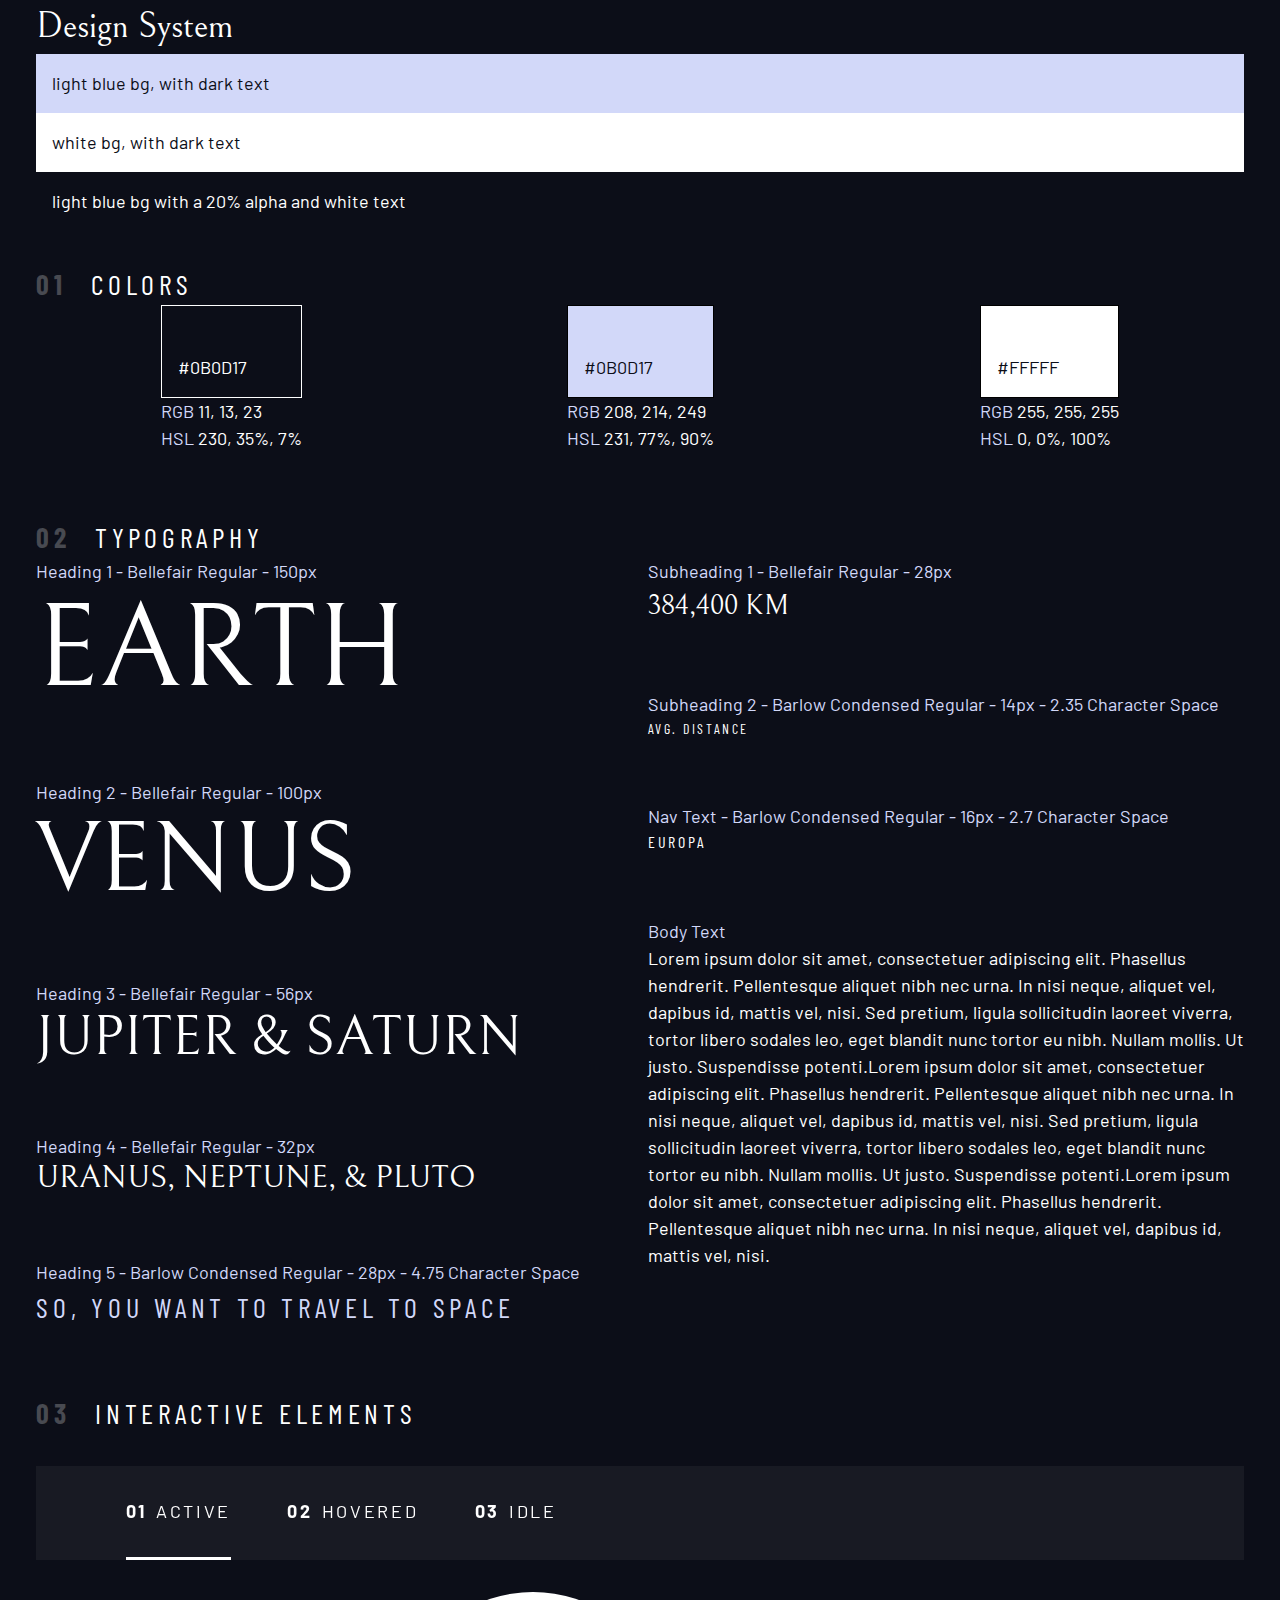
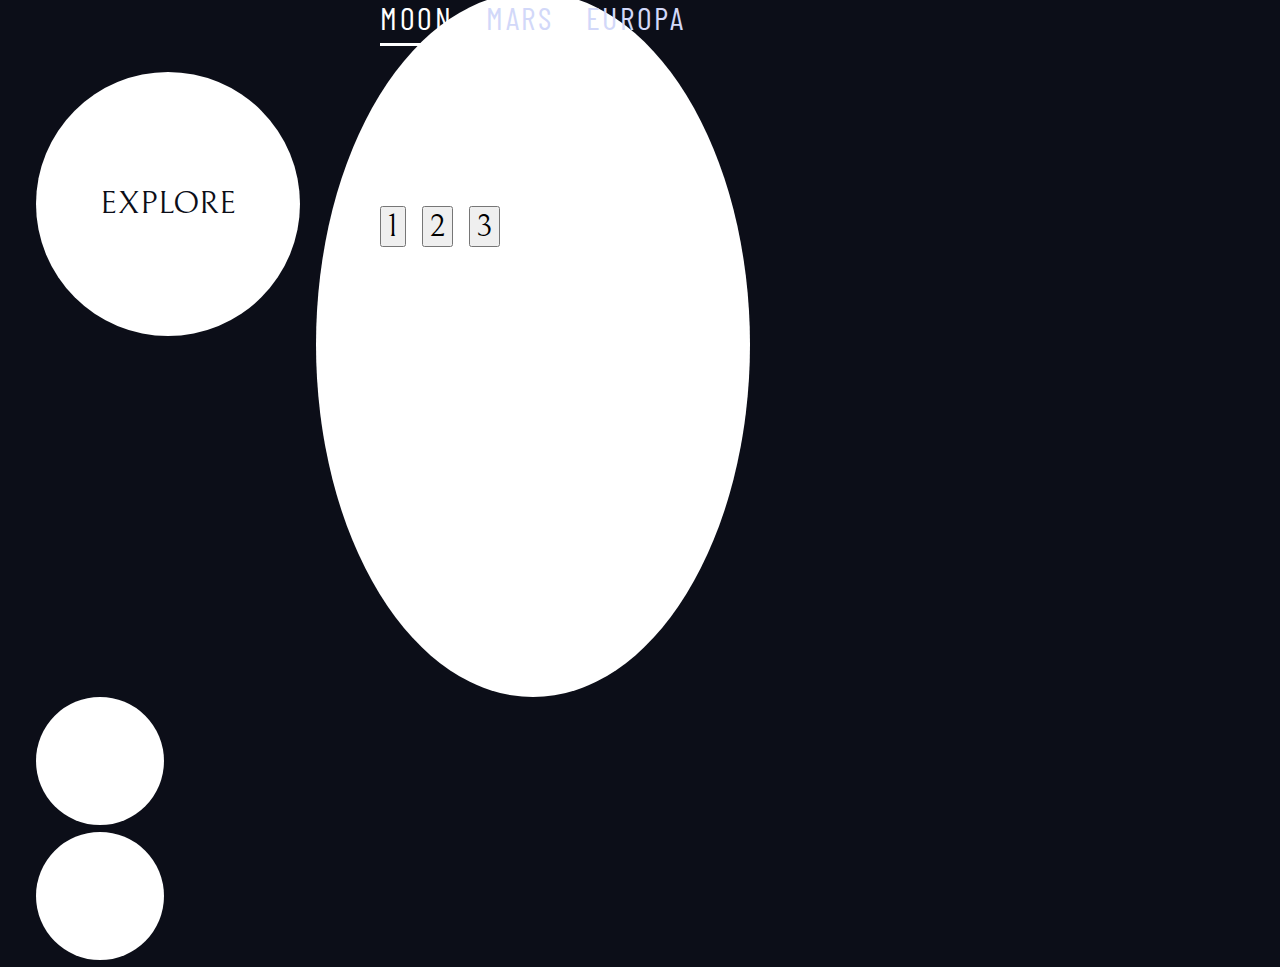
<file: index-test.html>
<!DOCTYPE html>
<html lang="en">
<head>
  <meta charset="UTF-8">
  <meta name="viewport" content="width=device-width, initial-scale=1.0">

  <link rel="icon" type="image/png" sizes="32x32" href="./assets/favicon-32x32.png">
  <link rel="preconnect" href="https://fonts.googleapis.com">
  <link rel="preconnect" href="https://fonts.gstatic.com" crossorigin>
  <link href="https://fonts.googleapis.com/css2?family=Barlow+Condensed:wght@400;700&family=Bellefair&family=Barlow:wght@400;700&display=swap"
            rel="stylesheet">
  <title>Frontend Mentor | Space tourism website</title>

  <link rel="stylesheet" href="index.css">

</head>
<body class="bg-dark text-white">

  <div class="container">
    <h1 class="ff-serif">Design System</h1>
    <div class="bg-accent text-dark" style="padding: 1rem">
                light blue bg, with dark text
            </div>
            
            <div class="bg-white text-dark" style="padding: 1rem">
                white bg, with dark text
            </div>
            
            <div class="example-component text-white" style="padding: 1rem">
                light blue bg with a 20% alpha and white text
            </div>

    <section id="colors" >
      <h2 class="numbered-title"><span>01</span> colors</h2>
      <div class="flex">
      <div class="container flex-grow:1;">
        <div class="text-white" style="padding: 3rem 1rem 1rem; border: 1px solid white">
          #0B0D17
        </div>
      
        <p><span class="text-accent">RGB</span> 11, 13, 23</p>
        <p><span class="text-accent">HSL</span> 230, 35%, 7%</p>
      </div>

      <div class="container flex-grow: 1">
        <div class="text-dark bg-accent" style="padding: 3rem 1rem 1rem; border: 1px solid black">
          #0B0D17
      </div>
      
        <p><span class="text-accent">RGB</span> 208, 214, 249</p>
        <p><span class="text-accent">HSL</span> 231, 77%, 90%</p>
      </div>

      <div class="container flex-grow: 1">
        <div class="text-dark bg-white" style="padding: 3rem 1rem 1rem; border: 1px solid black">
          #FFFFF
      </div>
      
        <p><span class="text-accent">RGB</span> 255, 255, 255</p>
        <p><span class="text-accent">HSL</span> 0, 0%, 100%</p>
      </div>
    </div>
    </section>
  <section id="typography"  style="margin: 4rem 0">
                <h2 class="numbered-title"><span>02 </span>Typography</h2>
                <div class="flex">
                    <div class="flow" style="flex-basis: 100%;--flow-space: 4rem;">
                        <div> 
                            <p class="text-accent">Heading 1 - Bellefair Regular - 150px</p>
                            <p class="fs-900 ff-serif uppercase">Earth</p>
                        </div>
                        <div> 
                            <p class=" text-accent">Heading 2 - Bellefair Regular - 100px</p>
                            <p class="fs-800 ff-serif uppercase">Venus</p>
                        </div>
                        <div> 
                            <p class="text-accent">Heading 3 - Bellefair Regular - 56px</p>
                            <p class="fs-700 ff-serif uppercase">Jupiter & Saturn</p>
                        </div>
                        <div> 
                            <p class="text-accent">Heading 4 - Bellefair Regular - 32px</p>
                            <p class="fs-600 ff-serif uppercase">Uranus, Neptune, & Pluto</p>
                        </div>
                        <div> 
                            <p class="text-accent">Heading 5 - Barlow Condensed Regular - 28px - 4.75 Character Space</p>
                            <p class="text-accent fs-500 ff-sans-cond uppercase letter-spacing-1">So, you want to travel to space</p>
                        </div>
                    
                    </div>
                    
                    <div class="flow"  style="flex-basis: 100%; --flow-space: 4rem;">
                        <div> 
                            <p class="text-accent">Subheading 1 - Bellefair Regular - 28px</p>
                            <p class="fs-500 ff-serif uppercase">384,400 km</p>
                        </div>
                        <div> 
                            <p class="text-accent">Subheading 2 - Barlow Condensed Regular - 14px - 2.35 Character Space</p>
                            <p class="fs-200 ff-sans-cond uppercase letter-spacing-3">Avg. Distance</p>
                        </div>
                        <div> 
                            <p class="text-accent">Nav Text - Barlow Condensed Regular - 16px - 2.7 Character Space</p>
                            <p class="fs-300 ff-sans-cond uppercase letter-spacing-2">Europa</p>
                        </div>
                        <div> 
                            <p class="text-accent">Body Text</p>
                            <p>Lorem ipsum dolor sit amet, consectetuer adipiscing elit. Phasellus hendrerit. Pellentesque aliquet nibh nec urna. In nisi neque, aliquet vel, dapibus id, mattis vel, nisi. Sed pretium, ligula sollicitudin laoreet viverra, tortor libero sodales leo, eget blandit nunc tortor eu nibh. Nullam mollis. Ut justo. Suspendisse potenti.Lorem ipsum dolor sit amet, consectetuer adipiscing elit. Phasellus hendrerit. Pellentesque aliquet nibh nec urna. In nisi neque, aliquet vel, dapibus id, mattis vel, nisi. Sed pretium, ligula sollicitudin laoreet viverra, tortor libero sodales leo, eget blandit nunc tortor eu nibh. Nullam mollis. Ut justo. Suspendisse potenti.Lorem ipsum dolor sit amet, consectetuer adipiscing elit. Phasellus hendrerit. Pellentesque aliquet nibh nec urna. In nisi neque, aliquet vel, dapibus id, mattis vel, nisi. </p>
                        </div>
                    </div>
                </div>
            </section>
        <section class="" id="interactive-elements">
                <h2 class="numbered-title"><span>03</span> Interactive elements</h2>
                
                <!-- navigation -->
                <div>
                  <nav>
                        <ul class="primary-navigation underline-indicators flex">
                            <li class="active"><a class="uppercase text-white letter-spacing-2" href="#"><span>01</span>Active</a>
                            <li><a class="uppercase text-white letter-spacing-2" href="#"><span>02</span>Hovered</a>
                            <li><a class="uppercase text-white letter-spacing-2" href="#"><span>03</span>Idle</a>
                        </ul>
                    </nav>
                </div>
                
                <div class="flex">
                    <div style="margin-top: 5rem;">
                        <!-- explore button -->
                        <a href="#" class="large-button uppercase ff-serif fs-600 text-dark bg-white">Explore
                    </div>
                    
                    <div class="flow" style="margin-bottom: 50vh; --flow-space: 4rem">
                        <!-- Tabs -->
                        <div class="tab-list underline-indicators flex">
                          <button aria-selected="true" class="uppercase ff-sans-cond text-accent bg-dark letter-spacing-2">Moon</button>
                          <button aria-selected="false" class="uppercase ff-sans-cond text-accent bg-dark letter-spacing-2">Mars</button>
                          <button aria-selected="false" class="uppercase ff-sans-cond text-accent bg-dark letter-spacing-2">Europa</button>
                        </div>
                        <!-- Dots -->
                        <div class="dot-indicators flex">
                          <button aria-selected="true" ><span class="sr-only">Slide title</span></button>
                          <button aria-selected="false" ><span class="sr-only">Slide title</span></button>
                          <button aria-selected="false" ><span class="sr-only">Slide title</span></button>
                        </div>
                        
                        <!-- Numbers -->
                        <div class="number-indicators flex">
                          <button aria-selected="true" >1</button>
                          <button aria-selected="false" >2</button>
                          <button aria-selected="false" >3</button>
                        </div>


                    </div>
                </div>
                
            </section>      


  <!-- <div class="call-to-action container grid">
  <div class="box">a</div>
  <div class="box sr-only">b</div>
  <div class="box">c</div>
  <div class="box">d</div>
</div> -->
</body>
</html>
</file>
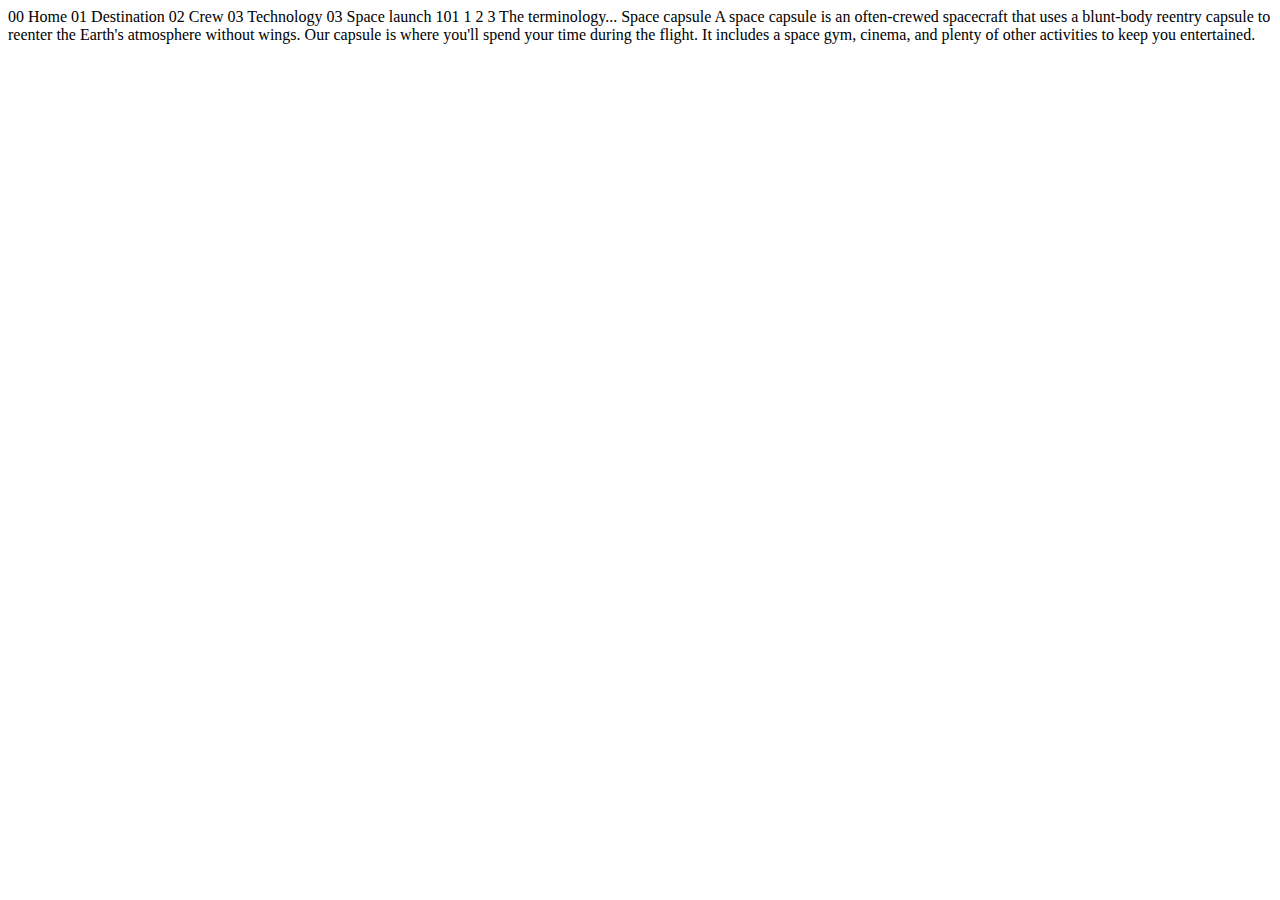
<file: technology-capsule.html>
<!DOCTYPE html>
<html lang="en">
<head>
  <meta charset="UTF-8">
  <meta name="viewport" content="width=device-width, initial-scale=1.0">

  <link rel="icon" type="image/png" sizes="32x32" href="./assets/favicon-32x32.png">
  
  <title>Frontend Mentor | Space tourism website</title>
</head>
<body>

  00 Home
  01 Destination
  02 Crew
  03 Technology

  03 Space launch 101

  1
  2
  3

  The terminology...
  Space capsule

  A space capsule is an often-crewed spacecraft that uses a blunt-body reentry 
  capsule to reenter the Earth's atmosphere without wings. Our capsule is where 
  you'll spend your time during the flight. It includes a space gym, cinema, 
  and plenty of other activities to keep you entertained.
</body>
</html>
</file>
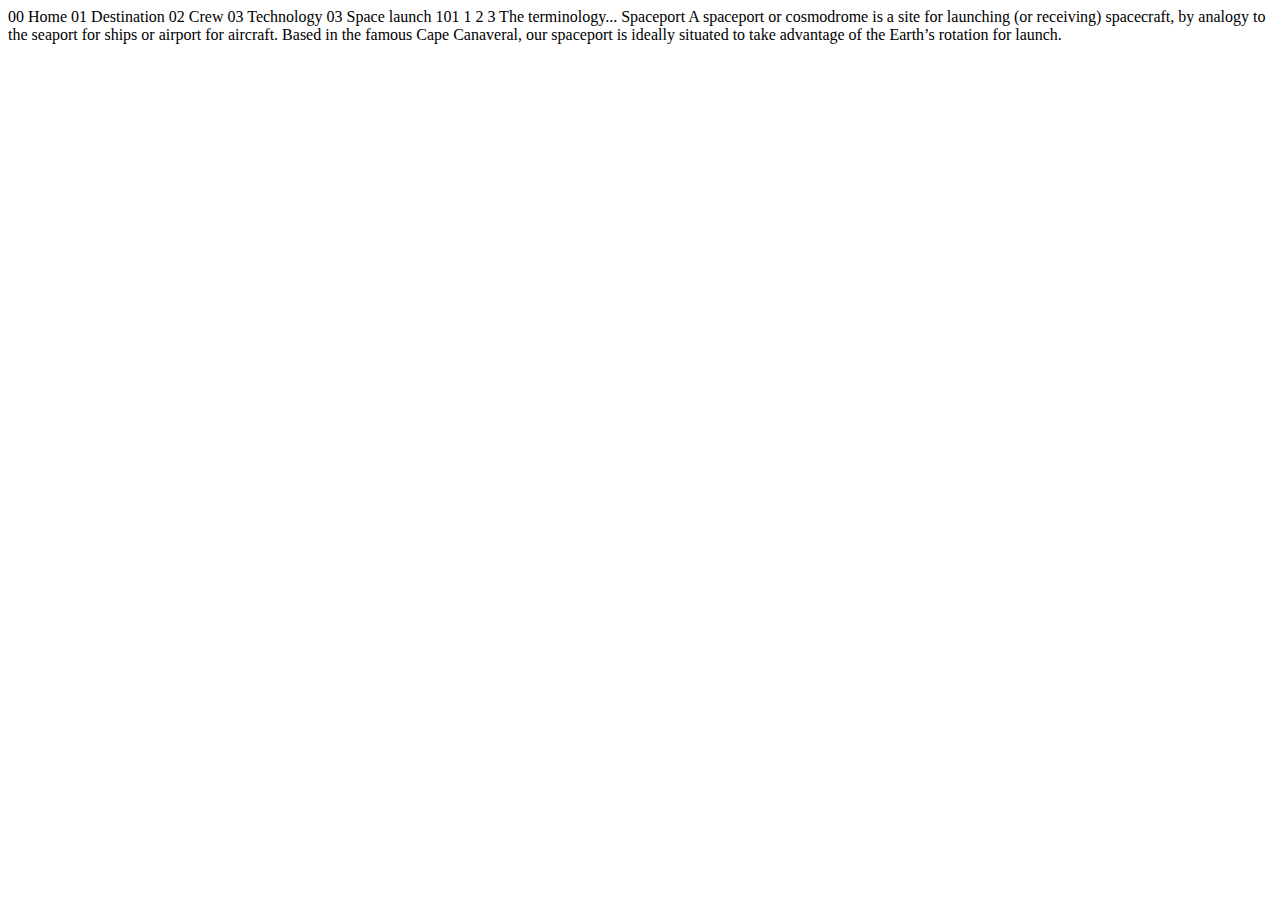
<file: technology-spaceport.html>
<!DOCTYPE html>
<html lang="en">
<head>
  <meta charset="UTF-8">
  <meta name="viewport" content="width=device-width, initial-scale=1.0">

  <link rel="icon" type="image/png" sizes="32x32" href="./assets/favicon-32x32.png">
  
  <title>Frontend Mentor | Space tourism website</title>
</head>
<body>

  00 Home
  01 Destination
  02 Crew
  03 Technology

  03 Space launch 101

  1
  2
  3

  The terminology...
  Spaceport

  A spaceport or cosmodrome is a site for launching (or receiving) spacecraft, 
  by analogy to the seaport for ships or airport for aircraft. Based in the 
  famous Cape Canaveral, our spaceport is ideally situated to take advantage 
  of the Earth’s rotation for launch.
</body>
</html>
</file>
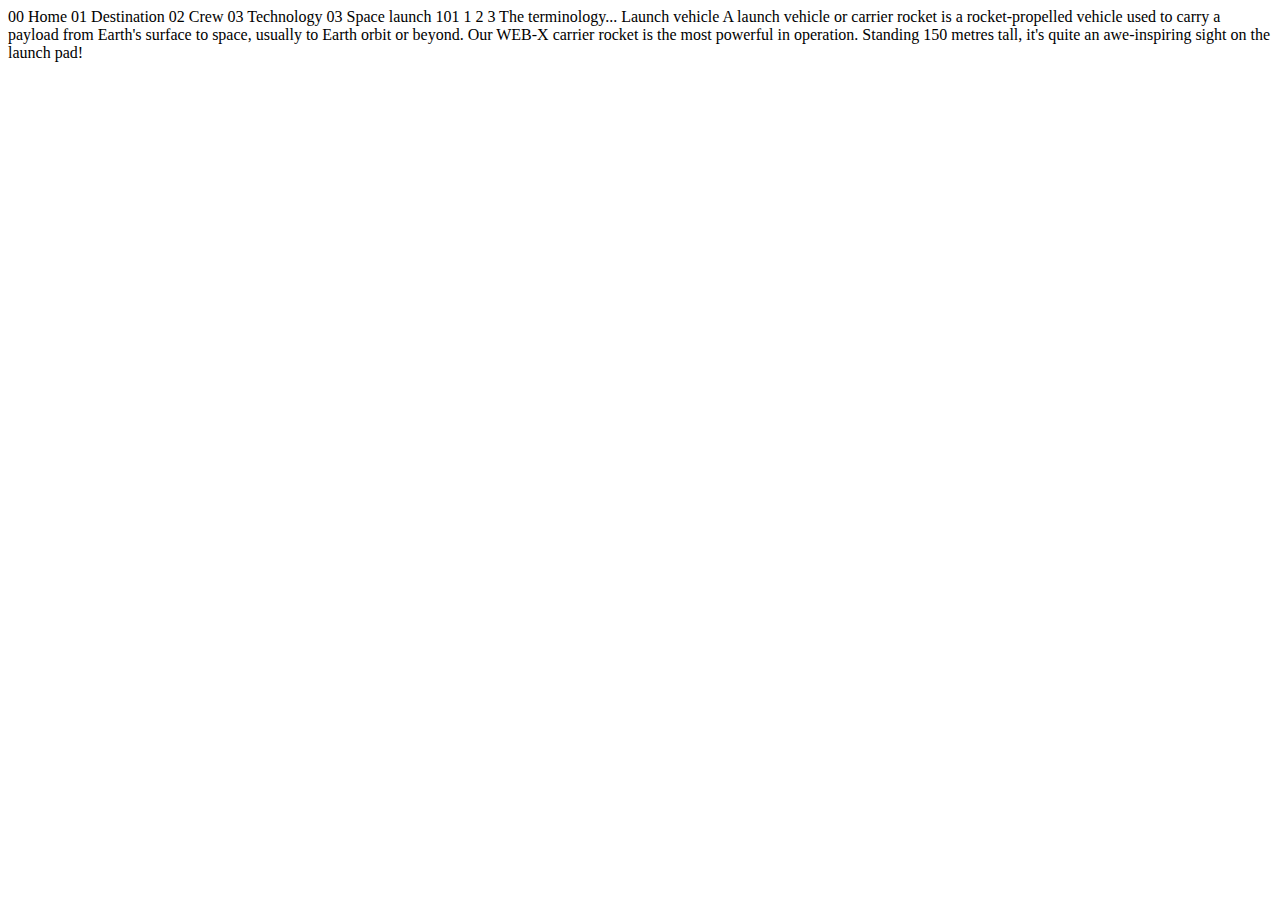
<file: technology-vehicle.html>
<!DOCTYPE html>
<html lang="en">
<head>
  <meta charset="UTF-8">
  <meta name="viewport" content="width=device-width, initial-scale=1.0">

  <link rel="icon" type="image/png" sizes="32x32" href="./assets/favicon-32x32.png">
  
  <title>Frontend Mentor | Space tourism website</title>
</head>
<body>

  00 Home
  01 Destination
  02 Crew
  03 Technology

  03 Space launch 101

  1
  2
  3

  The terminology...
  Launch vehicle

  A launch vehicle or carrier rocket is a rocket-propelled vehicle used to carry a 
  payload from Earth's surface to space, usually to Earth orbit or beyond. Our 
  WEB-X carrier rocket is the most powerful in operation. Standing 150 metres tall, 
  it's quite an awe-inspiring sight on the launch pad!
</body>
</html>
</file>
<file: index.css>
/* ------------------- */
/* Custom properties   */
/* ------------------- */

:root {
    /* colors */
    --clr-dark: 230 35% 7%;
    --clr-light: 231 77% 90%;
    --clr-white: 0 0% 100%;
    
    /* font-sizes */
    --fs-900: clamp(5rem, 8vw + 1rem, 9.375rem);
    --fs-800: 3.5rem;
    --fs-700: 1.5rem;
    --fs-600: 1rem;
    --fs-500: 1rem;
    --fs-400: 0.9375rem;
    --fs-300: 1rem;
    --fs-200: 0.875rem;
    
    /* font-families */
    --ff-serif: "Bellefair", serif;
    --ff-sans-cond: "Barlow Condensed", sans-serif;
    --ff-sans-normal: "Barlow", sans-serif;
}

@media (min-width: 35em) {
    :root {
        --fs-800: 5rem;
        --fs-700: 2.5rem;
        --fs-600: 1.5rem;
        --fs-500: 1.25rem;
        --fs-400: 1rem;
    }
}

@media (min-width: 45em) {
    :root {
        /* font-sizes */
        --fs-800: 6.25rem;
        --fs-700: 3.5rem;
        --fs-600: 2rem;
        --fs-500: 1.75rem;
        --fs-400: 1.125rem;
    }
}


/* ------------------- */
/* Reset               */
/* ------------------- */

/* https://piccalil.li/blog/a-modern-css-reset/ */

/* Box sizing */
*,
*::before,
*::after {
    box-sizing: border-box;
}

/* Reset margins */
body,
h1,
h2,
h3,
h4,
h5,
p,
figure,
picture {
    margin: 0; 
}

h1,
h2,
h3,
h4,
h5,
h6,
p {
    font-weight: 400;
}

/* set up the body */
body {
    font-family: var(--ff-sans-normal);
    font-size: var(--fs-400);
    color: hsl( var(--clr-white) );
    background-color: hsl( var(--clr-dark) );
    line-height: 1.5;
    min-height: 100vh;
    
    display: grid;
    grid-template-rows: min-content 1fr;
    
    overflow-x: hidden;
}

/* make images easier to work with */
img {
    max-width: 100%;
    display: block;
}

/* make form elements easier to work with */
input,
button,
textarea,
select {
    font: inherit;
}

/* remove animations for people who've turned them off */
@media (prefers-reduced-motion: reduce) {  
  *,
  *::before,
  *::after {
    animation-duration: 0.01ms !important;
    animation-iteration-count: 1 !important;
    transition-duration: 0.01ms !important;
    scroll-behavior: auto !important;
  }
}


/* ------------------- */
/* Utility classes     */
/* ------------------- */

/* general */

.flex {
    display: flex;
    gap: var(--gap, 1rem);
}

.grid {
    display: grid;
    gap: var(--gap, 1rem);
}

.d-block {
    display: block;
}

.flow > *:where(:not(:first-child)) {
    margin-top: var(--flow-space, 1rem);
}
.flow--space-small {
    --flow-space:  0.75rem;
}

.container {
    padding-inline: 2em;
    margin-inline: auto;
    max-width: 80rem;
}

.sr-only {
  position: absolute; 
  width: 1px;
  height: 1px;
  padding: 0;
  margin: -1px; 
  overflow: hidden;
  clip: rect(0, 0, 0, 0);
  white-space: nowrap; /* added line */
  border: 0;
}

.skip-to-content {
    position: absolute;
    z-index: 9999;
    background: hsl( var(--clr-white) );
    color: hsl( var(--clr-dark) ); 
    padding: .5em 1em;
    margin-inline: auto;
    transform: translateY(-100%);
    transition: transform 250ms ease-in;
}

.skip-to-content:focus {
    transform: translateY(0);
}

/* colors */

.bg-dark { background-color: hsl( var(--clr-dark) );}
.bg-accent { background-color: hsl( var(--clr-light) );}
.bg-white { background-color: hsl( var(--clr-white) );}

.text-dark { color: hsl( var(--clr-dark) );}
.text-accent { color: hsl( var(--clr-light) );}
.text-white { color: hsl( var(--clr-white) );}

/* typography */

.ff-serif { font-family: var(--ff-serif); } 
.ff-sans-cond { font-family: var(--ff-sans-cond); } 
.ff-sans-normal { font-family: var(--ff-sans-normal); } 

.letter-spacing-1 { letter-spacing: 4.75px; } 
.letter-spacing-2 { letter-spacing: 2.7px; } 
.letter-spacing-3 { letter-spacing: 2.35px; } 

.uppercase { text-transform: uppercase; }

.fs-900 { font-size: var(--fs-900); }
.fs-800 { font-size: var(--fs-800); }
.fs-700 { font-size: var(--fs-700); }
.fs-600 { font-size: var(--fs-600); }
.fs-500 { font-size: var(--fs-500); }
.fs-400 { font-size: var(--fs-400); }
.fs-300 { font-size: var(--fs-300); }
.fs-200 { font-size: var(--fs-200); }

.fs-900,
.fs-800,
.fs-700,
.fs-600 {
    line-height: 1.1;
}

.numbered-title {
    font-family: var(--ff-sans-cond);
    font-size: var(--fs-500);
    text-transform: uppercase;
    letter-spacing: 4.72px; 
}

.numbered-title span {
    margin-right: .5em;
    font-weight: 700;
    color: hsl( var(--clr-white) / .25);
}


/* ------------------- */
/* Compontents         */
/* ------------------- */

.large-button {
    font-size: 2rem;
    position: relative;
    z-index: 1;
    display: inline-grid;
    place-items: center;
    padding: 0 2em;
    border-radius: 50%;
    aspect-ratio: 1;
    text-decoration: none;
}

.large-button::after {
    content: '';
    position: absolute;
    z-index: -1;
    width: 100%;
    height: 100%;
    background: hsl( var(--clr-white) / .1);
    border-radius: 50%;
    opacity: 0;
    transition: opacity 500ms linear, transform 750ms ease-in-out;
}
 
.large-button:hover::after,
.large-button:focus::after {
    opacity: 1;
    transform: scale(1.5);
}

/* primary-header */

.logo {
    margin: 1.5rem clamp(1.5rem, 5vw, 3.5rem);
}

.primary-header {
    justify-content: space-between;
    align-items: center;
}

.primary-navigation {
    --gap: clamp(1.5rem, 5vw, 3.5rem);
    --underline-gap: 2rem;
    list-style: none;
    padding: 0;
    margin: 0;
    background: hsl( var(--clr-white) / 0.05);
    backdrop-filter: blur(1.5rem);
}

.primary-navigation a {
    text-decoration: none;
}

.primary-navigation a > span {
    font-weight: 700;
    margin-right: .5em;
}

.mobile-nav-toggle {
    display: none;
}

@media (max-width: 35rem) {
    .primary-navigation {
        --underline-gap: .5rem;
        position: fixed;
        z-index: 1000;
        inset: 0 0 0 30%;
        list-style: none;
        padding: min(20rem, 15vh) 2rem;
        margin: 0;
        flex-direction: column;
        transform: translateX(100%);
        transition: transform 500ms ease-in-out;
    }
    
    .primary-navigation[data-visible="true"] {
        transform: translateX(0);
    }
    
    .primary-navigation.underline-indicators > .active {
       border: 0;
    }
    
    .mobile-nav-toggle {
        display: block;
        position: absolute;
        z-index: 2000;
        right: 1rem;
        top: 2rem;
        background: transparent;
        background-image: url(./assets/shared/icon-hamburger.svg);
        background-repeat: no-repeat;
        background-position: center;
        width: 1.5rem;
        aspect-ratio: 1;
        border: 0;
    }
    
    .mobile-nav-toggle[aria-expanded="true"] {
        background-image: url(./assets/shared/icon-close.svg);
    }
    
    .mobile-nav-toggle:focus-visible {
        outline: 5px solid white;
        outline-offset: 5px;
    }
    
}

@media (min-width: 35em) {
    .primary-navigation {
        padding-inline: clamp(3rem, 7vw, 7rem);
    }
}

@media (min-width: 35em) and (max-width: 44.999em) {
    .primary-navigation a > span {
        display: none;
    }
}

@media (min-width: 45em) {
    
     .primary-header::after {
         content: '';
         display: block;
         position: relative;
         height: 1px;
         width: 100%;
         margin-right: -2.5rem;
         background: hsl( var(--clr-white) / .25);
         order: 1;
     }
     
    nav {
        order: 2;
    }
    
    .primary-navigation {
        margin-block: 2rem;
    }
    
   
}


.underline-indicators > * {
    cursor: pointer;
    padding: var(--underline-gap, .5rem) 0;
    border: 0;
    border-bottom: .2rem solid hsl( var(--clr-white) / 0 );
    background-color: transparent;
}

.underline-indicators > *:hover,
.underline-indicators > *:focus {
    border-color: hsl( var(--clr-white) / .5);
}

.underline-indicators > .active,
.underline-indicators > [aria-selected="true"] {
    color: hsl( var(--clr-white) / 1);
    border-color: hsl( var(--clr-white) / 1); 
}

.tab-list {
    --gap: 2rem;
}

.dot-indicators > * {
    cursor: pointer;
    border: 0;
    border-radius: 50%;
    padding: .5em;
    background-color: hsl( var(--clr-white) / .25);
}
 
.dot-indicators > *:hover,
.dot-indicators > *:focus { 
    background-color: hsl( var(--clr-white) / .5);
}

.dot-indicators > [aria-selected="true"] {
    background-color: hsl( var(--clr-white) / 1); 
}


/* ----------------------------- */
/* Page specific background      */
/* ----------------------------- */
body {
    background-size: cover;
    background-position: bottom center;
}
/* home */
.home {
    background-image: url(./assets/home/background-home-mobile.jpg);
}

@media (min-width: 35rem) {
    .home {
        background-position: center center;
        background-image: url(./assets/home/background-home-tablet.jpg);
    }
}

@media (min-width: 45rem) {
    .home {
        background-image: url(assets/home/background-home-desktop.jpg);
    }
} 
/* destination */
.destination {
    background-image: url(./assets/destination/background-destination-mobile.jpg);
}

@media (min-width: 35rem) {
    .destination {
        background-position: center center;
        background-image: url(./assets/destination/background-destination-tablet.jpg);
    }
}

@media (min-width: 45rem) {
    .destination {
        background-image: url(assets/destination/background-destination-desktop.jpg);
    }
} 
/* crew */
.crew {
    background-image: url(./assets/crew/background-crew-mobile.jpg);
}

@media (min-width: 35rem) {
    .crew {
        background-position: center center;
        background-image: url(./assets/crew/background-crew-tablet.jpg);
    }
}

@media (min-width: 45rem) {
    .crew {
        background-image: url(assets/crew/background-crew-desktop.jpg);
    }
} 
/* technology */
.technology {
    background-image: url(./assets/technology/background-technology-mobile.jpg);
}

@media (min-width: 35rem) {
    .crew {
        background-position: center center;
        background-image: url(./assets/technology/background-technology-tablet.jpg);
    }
}

@media (min-width: 45rem) {
    .crew {
        background-image: url(assets/technology/background-technology-desktop.jpg);
    }
} 

/* ----------------------------- */
/* Layout                        */
/* ----------------------------- */


.grid-container {
    text-align: center;
    display: grid;
    place-items: center;
    padding-inline: 1rem;
    padding-bottom: 4rem;
}

.grid-container p:not([class]) {
    max-width: 50ch;
}

.numbered-title {
    grid-area: title;
}

/* destination layout */

.grid-container--destination {
    --flow-space: 2rem;
    grid-template-areas: 
        'title'
        'image'
        'tabs'
        'content';
}

.grid-container--destination > picture {
    grid-area: image;
    max-width: 60%;
    align-self: start;
}

.grid-container--destination > .tab-list {
    grid-area: tabs;
}

.grid-container--destination > .destination-info {
    grid-area: content;
}

.destination-meta {
    flex-direction: column;
    border-top: 1px solid hsl( var(--clr-white) / .1);
    padding-top: 2.5rem;
    margin-top: 2.5rem;
}

.destination-meta p {
	font-size: 1.75rem;
}

/* crew layout */
.grid-container--crew {
    --flow-space: 2rem;
    grid-template-areas: 
        'title'
        'image'
        'tabs'
        'content';
}

.grid-container--crew > picture {
    grid-area: image;
    max-width: 60%;
    border-bottom: 1px solid hsl( var(--clr-white) / .1);
}

.grid-container--crew > .dot-indicators {
    grid-area: tabs;
}

.grid-container--crew > .crew-details {
    grid-area: content;
}
.crew-details h2 {
   color: hsl(var(--clr-white) / .5);
}
/* technology layout */
.grid-container--technology {
    --flow-space: 2rem;

    grid-template-areas: 
        'title'
        'image'
        'tabs'
        'content';
}

.grid-container--technology > picture {
    grid-area: image;
    max-width: 100%;
    /*border-bottom: 1px solid hsl( var(--clr-white) / .1);*/
}

.grid-container--technology > .tech-indicators {
    grid-area: tabs;
}

.grid-container--technology > .technology-details {
    grid-area: content;
}
.technology-details h2 {
   color: hsl(var(--clr-white) / .5);
}
.btn {
    padding: 8px 16px;
    border-radius: 100%;
   /* background-color: #000;*/
    color: #fff;
}
.tech-indicators > * {
    cursor: pointer;
    border: 0.1px solid hsl(var(--clr-white) / 0.25) ;
    /*border-radius: 50%;
    padding: .5em;*/
    background-color: inherit;

    /*background-color: hsl( var(--clr-white) / .25);*/
}
 
.tech-indicators > *:hover,
.tech-indicators > *:focus { 
    background-color: hsl( var(--clr-white) / .5);
    color:  #000;
}

.tech-indicators > [aria-selected="true"] {
    background-color: hsl( var(--clr-white) / 1); 
    color: #000;
}


@media (min-width: 35em) {
    .numbered-title {
        justify-self: start;
        margin-top: 2rem;
    }
    
    .destination-meta {
        flex-direction: row;
        justify-content: space-evenly;
    }
    
    .grid-container--crew {
        padding-bottom: 0;
        grid-template-areas: 
            'title'
            'content'
            'tabs'
            'image';
    }
    .grid-container--technology {
       
        grid-template-areas: 
            'title'
            'image'
            'tabs'
            
            'content';
    }
    .grid-container--technology > picture {
        /*grid-row: span 2;
        align-self: end;*/
        /*background-size: cover;*/
        width: 100%;
    } 

    
    
}

@media (min-width: 45em) {
    .grid-container {
        text-align: left;
        column-gap: var(--container-gap, 2rem);
        grid-template-columns: minmax(1rem, 1fr) repeat(2, minmax(0, 30rem)) minmax(1rem, 1fr);
    }
    
    .grid-container--home {
        padding-bottom: max(6rem, 20vh);
        align-items: end;
    }
    
    .grid-container--home > *:first-child {
        grid-column: 2;
    }

    .grid-container--home > *:last-child {
        grid-column: 3;
    }
    
    .grid-container--destination {
        justify-items: start;
        align-content: start;
        grid-template-areas: 
            '. title title .'
            '. image tabs .'
            '. image content .';
    }
    
    .grid-container--destination > picture
     {
        max-width: 90%;
    }
     
    .destination-meta {
        --gap: min(6vw, 6rem);
        justify-content: start;
    }
    
    .grid-container--crew {
        grid-template-columns: minmax(1rem, 1fr) minmax(0, 39rem) minmax(0, 21rem) minmax(1rem, 1fr);
        justify-items: start;
        grid-template-areas: 
            '. title title .'
            '. content image .'
            '. tabs image .';
    }
    
    
     .grid-container--crew > picture {
        grid-column: span 2;
        align-self: end;
        max-width: 90%;
    } 
    .grid-container--technology {
        grid-template-columns: minmax(0,3rem) minmax(0, 3rem) minmax(0, 40rem) minmax(0, 40rem) ;
        /*justify-items: start;*/
        grid-template-areas: 
            '. title title  .'
            '. tabs content  image  '
            '. tabs content image ';
    }
    
    
     .grid-container--technology > picture {
        /*grid-column: span 2;*/
        align-self: end;
        max-width: 90%;
        
    } 
    .tech-indicators {
        display: grid;
        /*justify-items: space-between;*/
        /*margin-bottom: 10px;*/
    }
    .btn {
        /*margin-bottom: 10px;*/
        /*display: block;*/
    }

}
</file>
